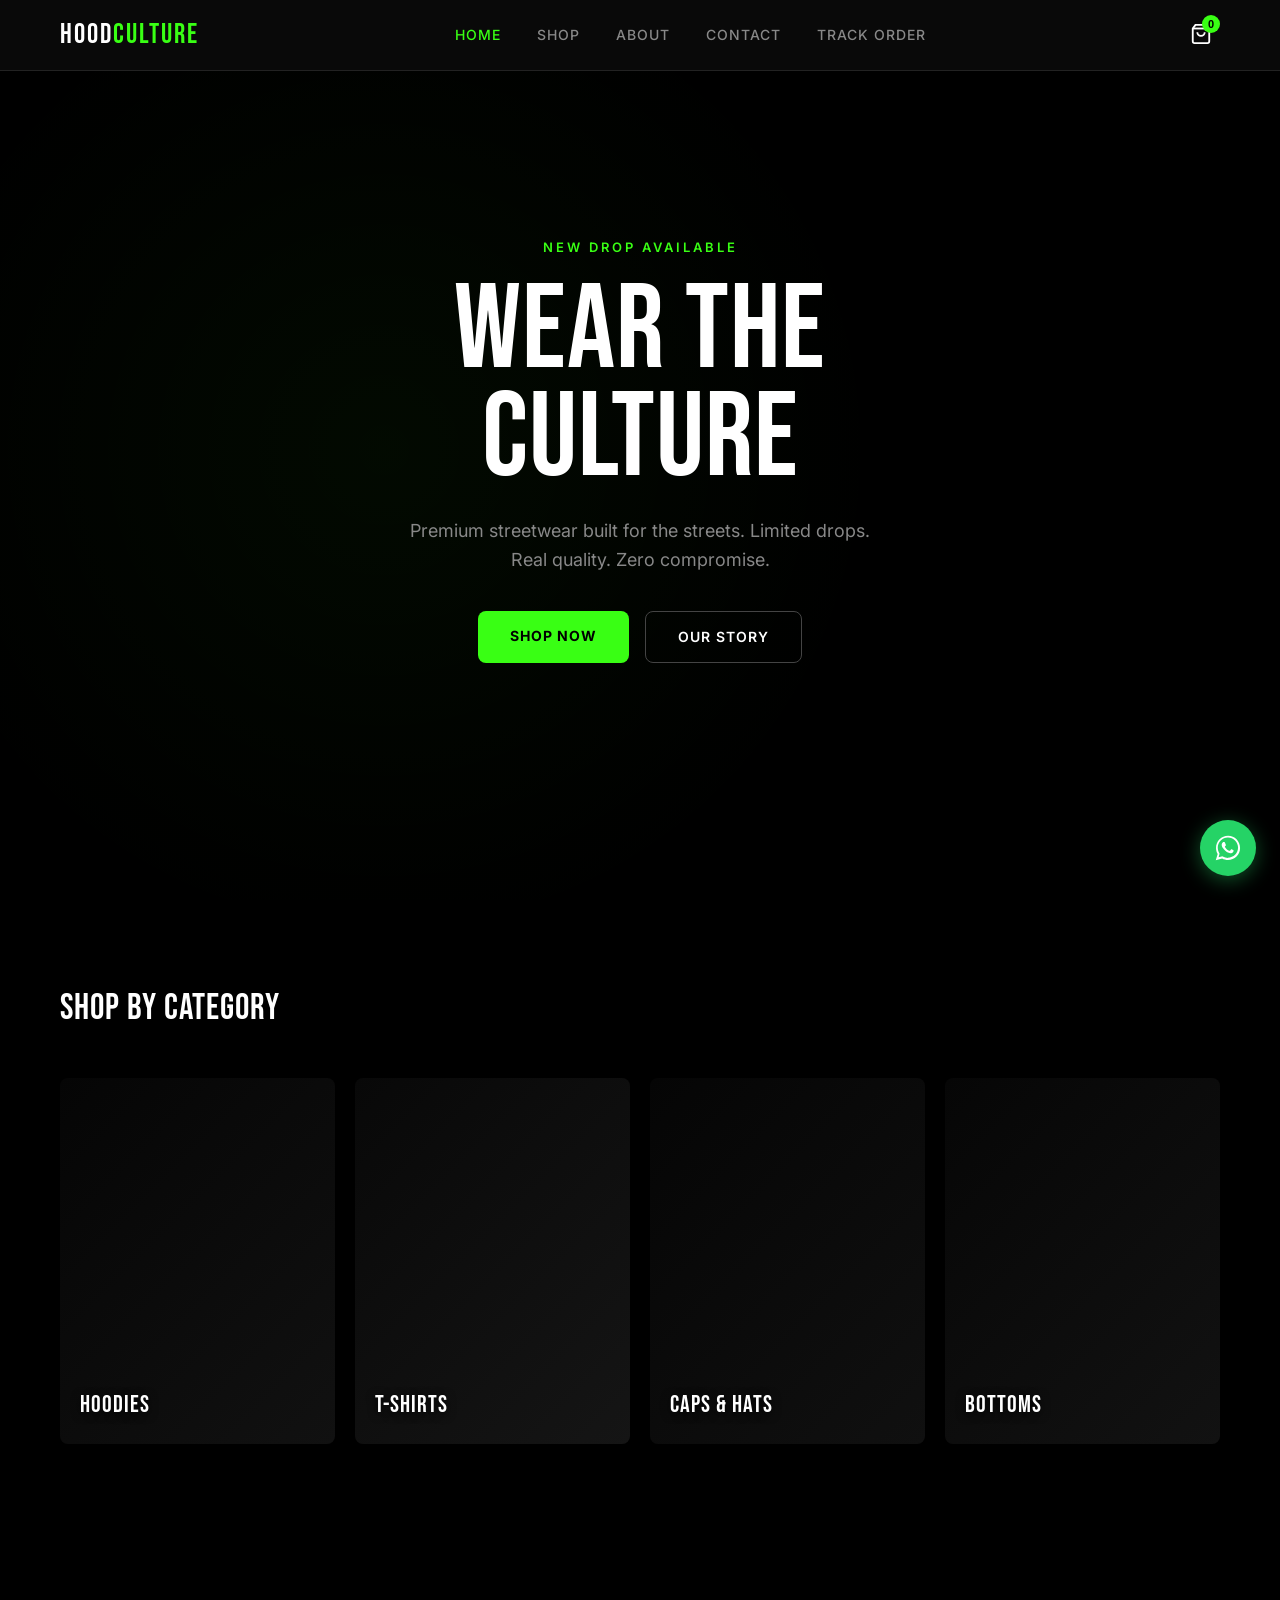
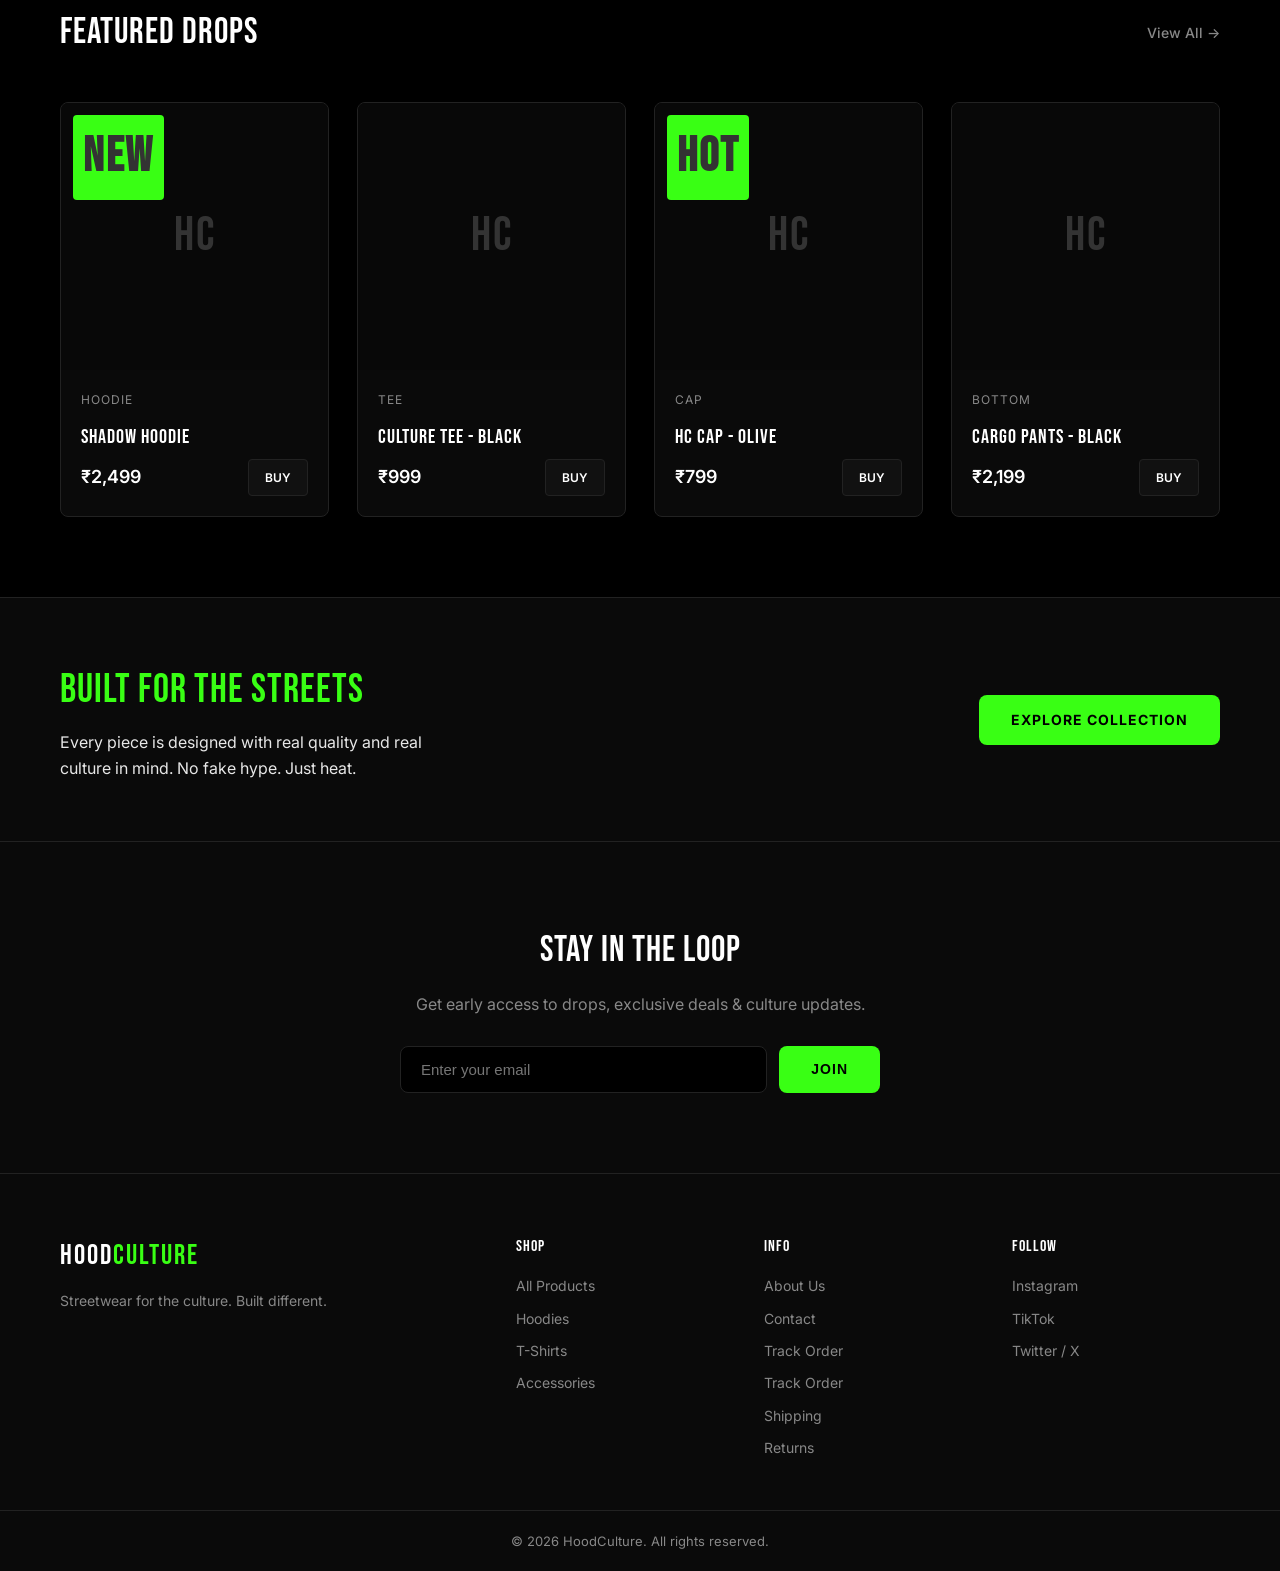
<file: index.html>
<!DOCTYPE html>
<html lang="en">
<head>
  <meta charset="UTF-8" />
  <meta name="viewport" content="width=device-width, initial-scale=1.0" />
  <title>HoodCulture | Streetwear for the Culture</title>
  <link rel="stylesheet" href="css/style.css" />
  <link rel="preconnect" href="https://fonts.googleapis.com">
  <link rel="preconnect" href="https://fonts.gstatic.com" crossorigin>
  <link href="https://fonts.googleapis.com/css2?family=Bebas+Neue&family=Inter:wght@300;400;500;600;700&display=swap" rel="stylesheet">
</head>
<body>
  <!-- Navbar -->
  <nav class="navbar">
    <div class="container nav-container">
      <a href="index.html" class="logo">HOOD<span>CULTURE</span></a>
                  <ul class="nav-links">
        <li><a href="index.html" class="active">Home</a></li>
        <li><a href="shop.html">Shop</a></li>
        <li><a href="about.html">About</a></li>
        <li><a href="contact.html">Contact</a></li>
        <li><a href="track-order.html">Track Order</a></li>
      </ul>
      <div class="nav-actions">
        <button class="cart-btn" id="cartBtn">
          <svg width="22" height="22" viewBox="0 0 24 24" fill="none" stroke="currentColor" stroke-width="2">
            <path d="M6 2L3 6v14a2 2 0 0 0 2 2h14a2 2 0 0 0 2-2V6l-3-4z"/>
            <line x1="3" y1="6" x2="21" y2="6"/>
            <path d="M16 10a4 4 0 0 1-8 0"/>
          </svg>
          <span class="cart-count" id="cartCount">0</span>
        </button>
        <button class="menu-toggle" id="menuToggle">
          <span></span><span></span><span></span>
        </button>
      </div>
    </div>
  </nav>

  <!-- Mobile Menu -->
    <div class="mobile-menu" id="mobileMenu">
    <a href="index.html">Home</a>
    <a href="https://mydukaan.io/hoodculture">Shop</a>
    <a href="about.html">About</a>
    <a href="contact.html">Contact</a>
    <a href="track-order.html">Track Order</a>
  </div>

  <!-- Hero Section -->
  <section class="hero">
    <div class="hero-content">
      <p class="hero-tag">NEW DROP AVAILABLE</p>
      <h1>WEAR THE<br>CULTURE</h1>
      <p class="hero-desc">Premium streetwear built for the streets. Limited drops. Real quality. Zero compromise.</p>
      <div class="hero-btns">
        <a href="https://mydukaan.io/hoodculture" class="btn btn-primary" target="_blank">Shop Now</a>
        <a href="about.html" class="btn btn-outline">Our Story</a>
      </div>
    </div>
    <div class="hero-overlay"></div>
  </section>

  <!-- Featured Categories -->
  <section class="categories">
    <div class="container">
      <div class="section-header">
        <h2>SHOP BY CATEGORY</h2>
      </div>
      <div class="category-grid">
        <a href="https://mydukaan.io/hoodculture" class="category-card">
          <div class="cat-img cat-hoodies"></div>
          <h3>Hoodies</h3>
        </a>
        <a href="https://mydukaan.io/hoodculture" class="category-card">
          <div class="cat-img cat-tees"></div>
          <h3>T-Shirts</h3>
        </a>
        <a href="https://mydukaan.io/hoodculture" class="category-card">
          <div class="cat-img cat-caps"></div>
          <h3>Caps & Hats</h3>
        </a>
        <a href="https://mydukaan.io/hoodculture" class="category-card">
          <div class="cat-img cat-bottoms"></div>
          <h3>Bottoms</h3>
        </a>
      </div>
    </div>
  </section>

  <!-- Featured Products -->
  <section class="featured">
    <div class="container">
      <div class="section-header">
        <h2>FEATURED DROPS</h2>
        <a href="https://mydukaan.io/hoodculture" class="view-all" target="_blank">View All →</a>
      </div>
      <div class="product-grid" id="featuredProducts">
        <!-- Products injected by JS -->
      </div>
    </div>
  </section>

  <!-- Banner -->
  <section class="banner">
    <div class="container banner-content">
      <div>
        <h2>BUILT FOR THE STREETS</h2>
        <p>Every piece is designed with real quality and real culture in mind. No fake hype. Just heat.</p>
      </div>
      <a href="https://mydukaan.io/hoodculture" class="btn btn-primary" target="_blank">Explore Collection</a>
    </div>
  </section>

  <!-- Newsletter -->
  <section class="newsletter">
    <div class="container">
      <h2>STAY IN THE LOOP</h2>
      <p>Get early access to drops, exclusive deals & culture updates.</p>
      <form class="newsletter-form" onsubmit="event.preventDefault(); alert('Thanks for joining the culture!');">
        <input type="email" placeholder="Enter your email" required />
        <button type="submit" class="btn btn-primary">Join</button>
      </form>
    </div>
  </section>

  <!-- Footer -->
  <footer class="footer">
    <div class="container footer-grid">
      <div class="footer-brand">
        <a href="index.html" class="logo">HOOD<span>CULTURE</span></a>
        <p>Streetwear for the culture. Built different.</p>
      </div>
      <div class="footer-links">
        <h4>Shop</h4>
        <a href="https://mydukaan.io/hoodculture">All Products</a>
        <a href="https://mydukaan.io/hoodculture">Hoodies</a>
        <a href="https://mydukaan.io/hoodculture">T-Shirts</a>
        <a href="https://mydukaan.io/hoodculture">Accessories</a>
      </div>
      <div class="footer-links">
        <h4>Info</h4>
        <a href="about.html">About Us</a>
        <a href="contact.html">Contact</a>
    <a href="track-order.html">Track Order</a>
        <a href="track-order.html">Track Order</a>
        <a href="#">Shipping</a>
        <a href="#">Returns</a>
      </div>
      <div class="footer-links">
        <h4>Follow</h4>
        <a href="#">Instagram</a>
        <a href="#">TikTok</a>
        <a href="#">Twitter / X</a>
      </div>
    </div>
    <div class="footer-bottom">
      <p>© 2026 HoodCulture. All rights reserved.</p>
    </div>
  </footer>

  <!-- Cart Sidebar -->
  <div class="cart-sidebar" id="cartSidebar">
    <div class="cart-header">
      <h3>Your Cart</h3>
      <button id="closeCart">×</button>
    </div>
    <div class="cart-items" id="cartItems">
      <p class="empty-cart">Your cart is empty</p>
    </div>
    <div class="cart-footer">
      <div class="cart-total">
        <span>Total:</span>
        <span id="cartTotal">₹0</span>
      </div>
      <a href="https://mydukaan.io/hoodculture" class="btn btn-primary" style="width:100%; text-align:center; display:block;" target="_blank">Buy on Store</a>
    </div>
  </div>
  <div class="overlay" id="overlay"></div>

  <script src="js/products.js"></script>
  <script src="js/main.js"></script>
</body>
</html>
</file>
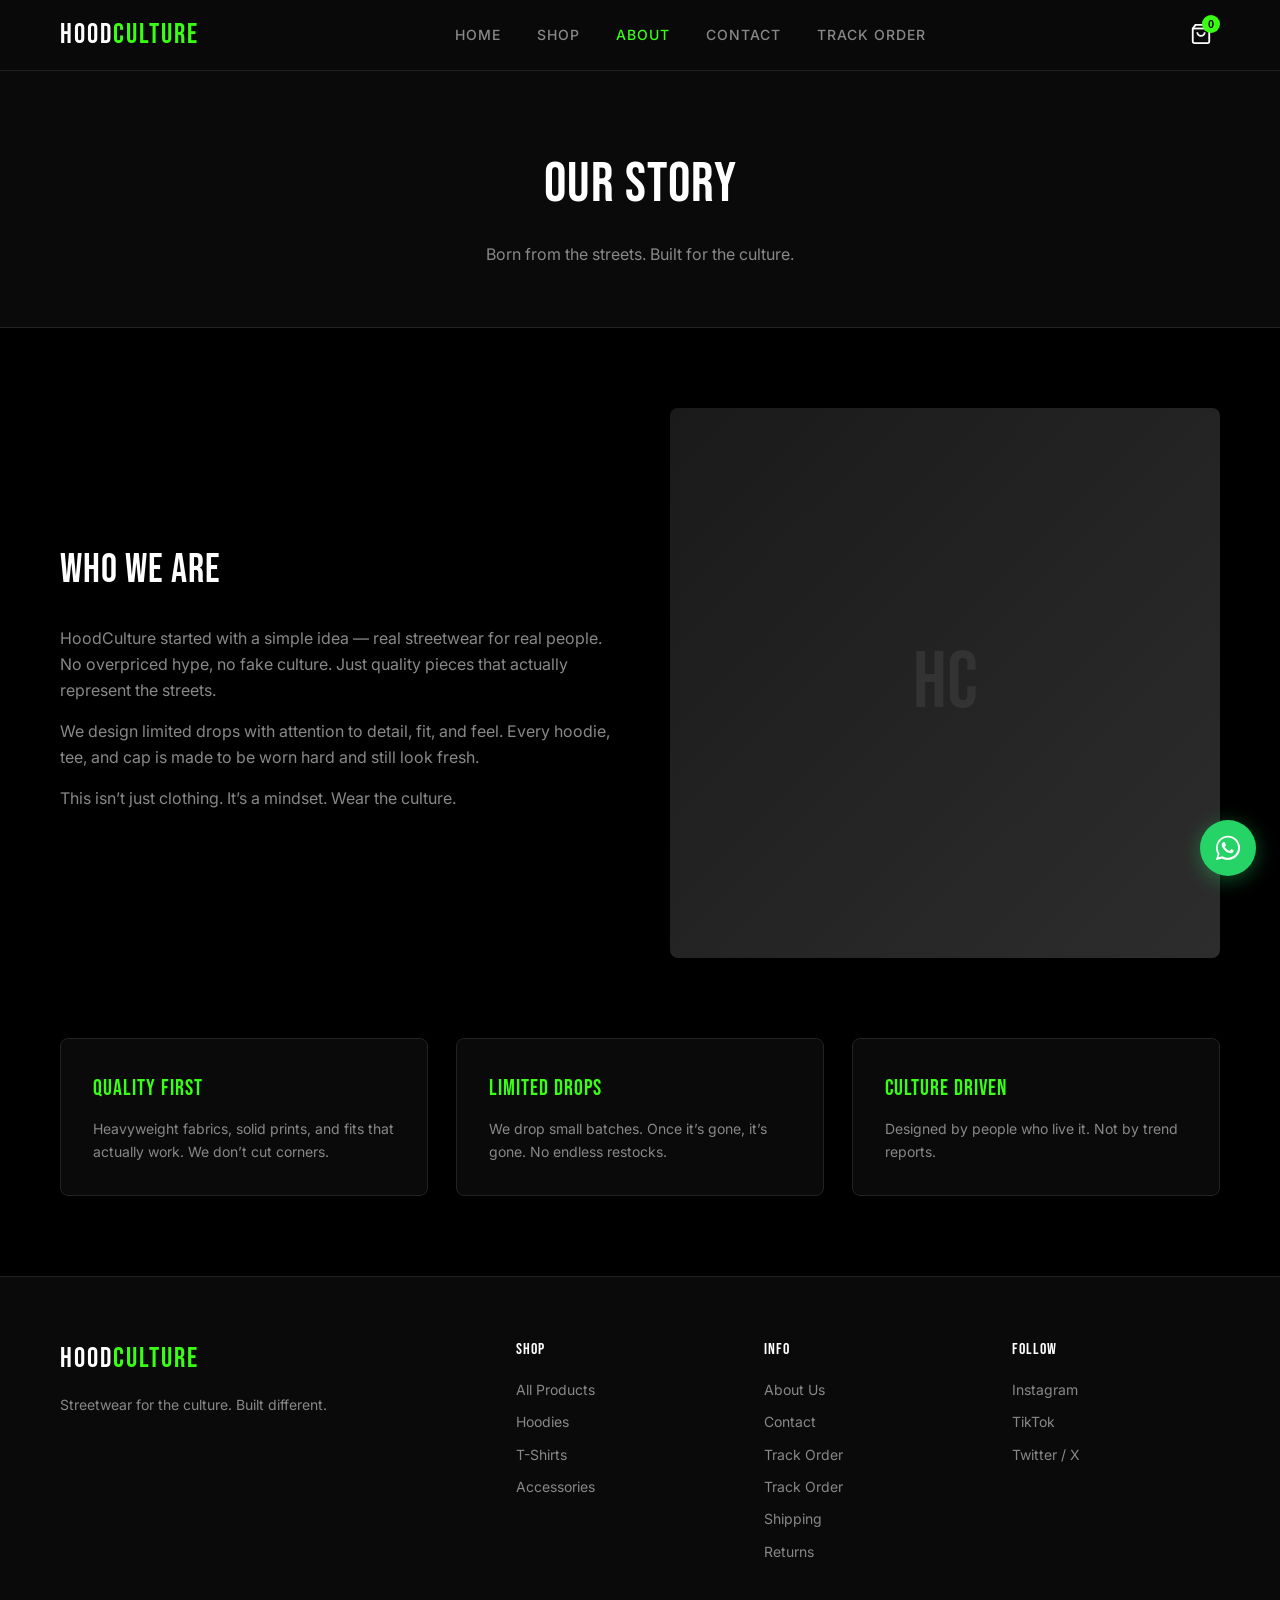
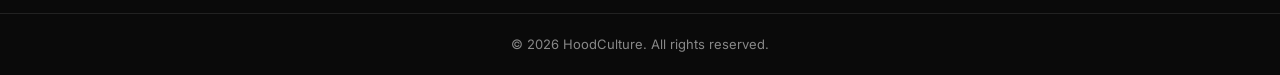
<file: hoodculture/about.html>
<!DOCTYPE html>
<html lang="en">
<head>
  <meta charset="UTF-8" />
  <meta name="viewport" content="width=device-width, initial-scale=1.0" />
  <title>About | HoodCulture</title>
  <link rel="stylesheet" href="css/style.css" />
  <link rel="preconnect" href="https://fonts.googleapis.com">
  <link rel="preconnect" href="https://fonts.gstatic.com" crossorigin>
  <link href="https://fonts.googleapis.com/css2?family=Bebas+Neue&family=Inter:wght@300;400;500;600;700&display=swap" rel="stylesheet">
</head>
<body>
  <nav class="navbar">
    <div class="container nav-container">
      <a href="index.html" class="logo">HOOD<span>CULTURE</span></a>
                  <ul class="nav-links">
        <li><a href="index.html">Home</a></li>
        <li><a href="shop.html">Shop</a></li>
        <li><a href="about.html" class="active">About</a></li>
        <li><a href="contact.html">Contact</a></li>
        <li><a href="track-order.html">Track Order</a></li>
      </ul>
      <div class="nav-actions">
        <button class="cart-btn" id="cartBtn">
          <svg width="22" height="22" viewBox="0 0 24 24" fill="none" stroke="currentColor" stroke-width="2">
            <path d="M6 2L3 6v14a2 2 0 0 0 2 2h14a2 2 0 0 0 2-2V6l-3-4z"/>
            <line x1="3" y1="6" x2="21" y2="6"/>
            <path d="M16 10a4 4 0 0 1-8 0"/>
          </svg>
          <span class="cart-count" id="cartCount">0</span>
        </button>
        <button class="menu-toggle" id="menuToggle">
          <span></span><span></span><span></span>
        </button>
      </div>
    </div>
  </nav>

      <div class="mobile-menu" id="mobileMenu">
    <a href="index.html">Home</a>
    <a href="shop.html">Shop</a>
    <a href="about.html">About</a>
    <a href="contact.html">Contact</a>
    <a href="track-order.html">Track Order</a>
  </div>

  <section class="page-header">
    <div class="container">
      <h1>OUR STORY</h1>
      <p>Born from the streets. Built for the culture.</p>
    </div>
  </section>

  <section class="about-content">
    <div class="container">
      <div class="about-grid">
        <div class="about-text">
          <h2>WHO WE ARE</h2>
          <p>HoodCulture started with a simple idea — real streetwear for real people. No overpriced hype, no fake culture. Just quality pieces that actually represent the streets.</p>
          <p>We design limited drops with attention to detail, fit, and feel. Every hoodie, tee, and cap is made to be worn hard and still look fresh.</p>
          <p>This isn’t just clothing. It’s a mindset. Wear the culture.</p>
        </div>
        <div class="about-image">
          <div class="about-img-placeholder"></div>
        </div>
      </div>

      <div class="values">
        <div class="value-card">
          <h3>QUALITY FIRST</h3>
          <p>Heavyweight fabrics, solid prints, and fits that actually work. We don’t cut corners.</p>
        </div>
        <div class="value-card">
          <h3>LIMITED DROPS</h3>
          <p>We drop small batches. Once it’s gone, it’s gone. No endless restocks.</p>
        </div>
        <div class="value-card">
          <h3>CULTURE DRIVEN</h3>
          <p>Designed by people who live it. Not by trend reports.</p>
        </div>
      </div>
    </div>
  </section>

  <footer class="footer">
    <div class="container footer-grid">
      <div class="footer-brand">
        <a href="index.html" class="logo">HOOD<span>CULTURE</span></a>
        <p>Streetwear for the culture. Built different.</p>
      </div>
      <div class="footer-links">
        <h4>Shop</h4>
        <a href="https://mydukaan.io/hoodculture">All Products</a>
        <a href="https://mydukaan.io/hoodculture">Hoodies</a>
        <a href="https://mydukaan.io/hoodculture">T-Shirts</a>
        <a href="https://mydukaan.io/hoodculture">Accessories</a>
      </div>
      <div class="footer-links">
        <h4>Info</h4>
        <a href="about.html">About Us</a>
        <a href="contact.html">Contact</a>
    <a href="track-order.html">Track Order</a>
        <a href="track-order.html">Track Order</a>
        <a href="#">Shipping</a>
        <a href="#">Returns</a>
      </div>
      <div class="footer-links">
        <h4>Follow</h4>
        <a href="#">Instagram</a>
        <a href="#">TikTok</a>
        <a href="#">Twitter / X</a>
      </div>
    </div>
    <div class="footer-bottom">
      <p>© 2026 HoodCulture. All rights reserved.</p>
    </div>
  </footer>

  <div class="cart-sidebar" id="cartSidebar">
    <div class="cart-header">
      <h3>Your Cart</h3>
      <button id="closeCart">×</button>
    </div>
    <div class="cart-items" id="cartItems">
      <p class="empty-cart">Your cart is empty</p>
    </div>
    <div class="cart-footer">
      <div class="cart-total">
        <span>Total:</span>
        <span id="cartTotal">₹0</span>
      </div>
      <a href="https://mydukaan.io/hoodculture" class="btn btn-primary" style="width:100%; text-align:center; display:block;" target="_blank">Buy on Store</a>
    </div>
  </div>
  <div class="overlay" id="overlay"></div>

  <script src="js/products.js"></script>
  <script src="js/main.js"></script>
</body>
</html>
</file>
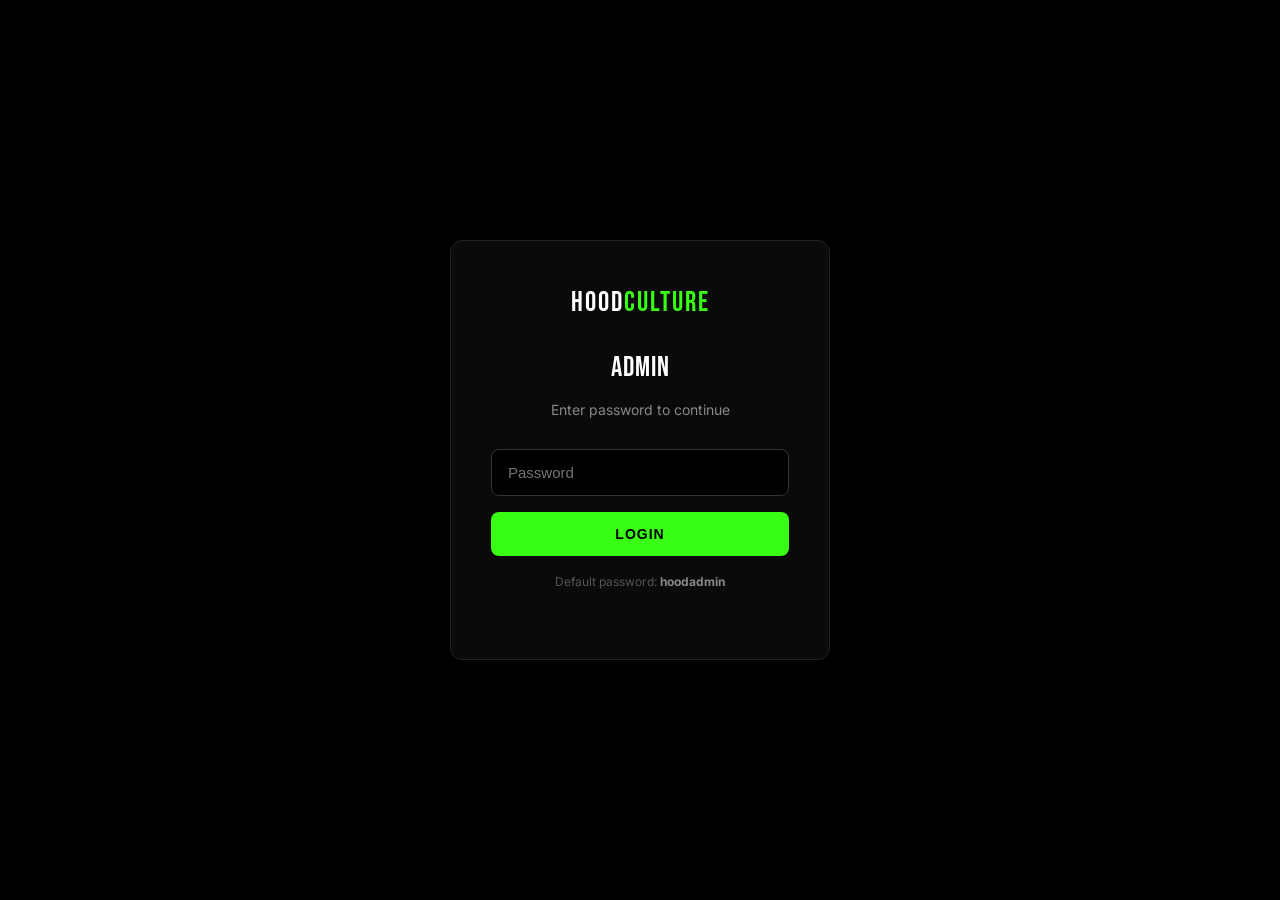
<file: hoodculture/admin.html>
<!DOCTYPE html>
<html lang="en">
<head>
  <meta charset="UTF-8" />
  <meta name="viewport" content="width=device-width, initial-scale=1.0" />
  <title>Admin | HoodCulture</title>
  <link rel="stylesheet" href="css/style.css" />
  <link rel="preconnect" href="https://fonts.googleapis.com">
  <link rel="preconnect" href="https://fonts.gstatic.com" crossorigin>
  <link href="https://fonts.googleapis.com/css2?family=Bebas+Neue&family=Inter:wght@300;400;500;600;700&display=swap" rel="stylesheet">
  <style>
    .admin-login {
      min-height: 100vh;
      display: flex;
      align-items: center;
      justify-content: center;
      background: #000;
    }
    .login-box {
      background: #0a0a0a;
      border: 1px solid #222;
      border-radius: 12px;
      padding: 40px;
      width: 100%;
      max-width: 380px;
      text-align: center;
    }
    .login-box h1 {
      font-size: 28px;
      margin-bottom: 8px;
    }
    .login-box p {
      color: #888;
      font-size: 14px;
      margin-bottom: 28px;
    }
    .login-box input {
      width: 100%;
      padding: 14px 16px;
      background: #000;
      border: 1px solid #333;
      border-radius: 8px;
      color: white;
      font-size: 15px;
      margin-bottom: 16px;
      outline: none;
    }
    .login-box input:focus { border-color: #39ff14; }
    .admin-wrap { display: none; min-height: 100vh; }
    .admin-wrap.active { display: block; }
    .admin-nav {
      background: #0a0a0a;
      border-bottom: 1px solid #222;
      padding: 0 20px;
      display: flex;
      align-items: center;
      justify-content: space-between;
      height: 60px;
      position: sticky;
      top: 0;
      z-index: 100;
    }
    .admin-nav .logo { font-size: 22px; }
    .admin-tabs {
      display: flex;
      gap: 8px;
    }
    .admin-tab {
      background: none;
      border: none;
      color: #888;
      padding: 8px 16px;
      font-size: 13px;
      font-weight: 600;
      text-transform: uppercase;
      cursor: pointer;
      border-radius: 6px;
      transition: all 0.2s;
    }
    .admin-tab:hover, .admin-tab.active {
      background: #111;
      color: #39ff14;
    }
    .admin-body {
      max-width: 1100px;
      margin: 0 auto;
      padding: 30px 20px 60px;
    }
    .admin-section { display: none; }
    .admin-section.active { display: block; }
    .admin-section h2 {
      font-size: 28px;
      margin-bottom: 24px;
      color: #39ff14;
    }
    .stats-grid {
      display: grid;
      grid-template-columns: repeat(auto-fit, minmax(180px, 1fr));
      gap: 16px;
      margin-bottom: 36px;
    }
    .stat-card {
      background: #0a0a0a;
      border: 1px solid #222;
      border-radius: 10px;
      padding: 20px;
    }
    .stat-card span {
      font-size: 12px;
      color: #888;
      text-transform: uppercase;
      letter-spacing: 1px;
    }
    .stat-card strong {
      display: block;
      font-size: 28px;
      margin-top: 6px;
      font-family: 'Bebas Neue', sans-serif;
    }
    .admin-table {
      width: 100%;
      border-collapse: collapse;
      font-size: 14px;
    }
    .admin-table th {
      text-align: left;
      padding: 12px;
      border-bottom: 1px solid #222;
      color: #888;
      font-size: 12px;
      text-transform: uppercase;
      letter-spacing: 1px;
    }
    .admin-table td {
      padding: 14px 12px;
      border-bottom: 1px solid #1a1a1a;
      vertical-align: middle;
    }
    .admin-table tr:hover td { background: #0a0a0a; }
    .badge-sm {
      display: inline-block;
      padding: 3px 10px;
      border-radius: 20px;
      font-size: 11px;
      font-weight: 700;
      text-transform: uppercase;
    }
    .badge-confirmed { background: #39ff14; color: #000; }
    .badge-shipped { background: #00c4cc; color: #000; }
    .badge-delivered { background: #39ff14; color: #000; }
    .badge-ofd { background: #ff6b00; color: #fff; }
    .action-btns { display: flex; gap: 8px; flex-wrap: wrap; }
    .btn-sm {
      padding: 6px 12px;
      font-size: 12px;
      font-weight: 600;
      border-radius: 5px;
      border: 1px solid #333;
      background: #111;
      color: white;
      cursor: pointer;
      transition: all 0.2s;
    }
    .btn-sm:hover { border-color: #39ff14; color: #39ff14; }
    .btn-sm.danger:hover { border-color: #ff4444; color: #ff4444; }
    .btn-sm.primary {
      background: #39ff14;
      color: #000;
      border-color: #39ff14;
    }
    .form-card {
      background: #0a0a0a;
      border: 1px solid #222;
      border-radius: 10px;
      padding: 24px;
      margin-bottom: 24px;
    }
    .form-card h3 {
      font-size: 18px;
      margin-bottom: 20px;
    }
    .form-grid {
      display: grid;
      grid-template-columns: 1fr 1fr;
      gap: 16px;
    }
    .form-grid .full { grid-column: 1 / -1; }
    .form-card label {
      display: block;
      font-size: 12px;
      color: #888;
      text-transform: uppercase;
      letter-spacing: 1px;
      margin-bottom: 6px;
    }
    .form-card input,
    .form-card select,
    .form-card textarea {
      width: 100%;
      padding: 12px 14px;
      background: #000;
      border: 1px solid #333;
      border-radius: 6px;
      color: white;
      font-size: 14px;
      font-family: inherit;
      outline: none;
      margin-bottom: 4px;
    }
    .form-card input:focus,
    .form-card select:focus,
    .form-card textarea:focus { border-color: #39ff14; }
    .empty-state {
      text-align: center;
      padding: 40px;
      color: #666;
    }
    .logout-btn {
      background: none;
      border: 1px solid #333;
      color: #888;
      padding: 6px 14px;
      font-size: 12px;
      border-radius: 5px;
      cursor: pointer;
    }
    .logout-btn:hover { border-color: #ff4444; color: #ff4444; }
    @media (max-width: 700px) {
      .form-grid { grid-template-columns: 1fr; }
      .admin-tabs { overflow-x: auto; }
      .admin-table { font-size: 12px; }
    }
  </style>
</head>
<body>
  <!-- LOGIN -->
  <div class="admin-login" id="loginScreen">
    <div class="login-box">
      <a href="index.html" class="logo" style="display:inline-block;margin-bottom:20px;">HOOD<span>CULTURE</span></a>
      <h1>ADMIN</h1>
      <p>Enter password to continue</p>
      <input type="password" id="adminPass" placeholder="Password" />
      <button class="btn btn-primary" style="width:100%;" onclick="tryLogin()">Login</button>
      <p style="margin-top:16px;font-size:12px;color:#555;">Default password: <strong style="color:#888;">hoodadmin</strong></p>
    </div>
  </div>

  <!-- ADMIN PANEL -->
  <div class="admin-wrap" id="adminPanel">
    <div class="admin-nav">
      <a href="index.html" class="logo">HOOD<span>CULTURE</span> <span style="font-size:12px;color:#666;font-family:Inter,sans-serif;letter-spacing:0;">Admin</span></a>
      <div class="admin-tabs">
        <button class="admin-tab active" data-tab="dashboard">Dashboard</button>
        <button class="admin-tab" data-tab="orders">Orders</button>
        <button class="admin-tab" data-tab="products">Products</button>
        <button class="admin-tab" data-tab="settings">Settings</button>
      </div>
      <button class="logout-btn" onclick="logout()">Logout</button>
    </div>

    <div class="admin-body">
      <!-- DASHBOARD -->
      <div class="admin-section active" id="tab-dashboard">
        <h2>Dashboard</h2>
        <div class="stats-grid">
          <div class="stat-card">
            <span>Total Orders</span>
            <strong id="statOrders">0</strong>
          </div>
          <div class="stat-card">
            <span>Revenue</span>
            <strong id="statRevenue">₹0</strong>
          </div>
          <div class="stat-card">
            <span>Products</span>
            <strong id="statProducts">0</strong>
          </div>
          <div class="stat-card">
            <span>Pending</span>
            <strong id="statPending">0</strong>
          </div>
        </div>
        <div class="form-card">
          <h3>Recent Orders</h3>
          <div id="recentOrdersList"></div>
        </div>
      </div>

      <!-- ORDERS -->
      <div class="admin-section" id="tab-orders">
        <h2>All Orders</h2>
        <div class="form-card">
          <div id="allOrdersList"></div>
        </div>
      </div>

      <!-- PRODUCTS -->
      <div class="admin-section" id="tab-products">
        <h2>Products</h2>
        
        <div class="form-card">
          <h3 id="productFormTitle">Add New Product</h3>
          <input type="hidden" id="editProductId" value="" />
          <div class="form-grid">
            <div>
              <label>Name</label>
              <input type="text" id="pName" placeholder="Product name" />
            </div>
            <div>
              <label>Image URL</label>
              <input type="text" id="pImage" placeholder="https://... or images/photo.jpg" />
            </div>
            <div>
              <label>Category</label>
              <select id="pCategory">
                <option value="hoodie">Hoodie</option>
                <option value="tee">T-Shirt</option>
                <option value="cap">Cap</option>
                <option value="bottom">Bottom</option>
              </select>
            </div>
            <div>
              <label>Price (₹)</label>
              <input type="number" id="pPrice" placeholder="2499" />
            </div>
            <div>
              <label>Badge (optional)</label>
              <input type="text" id="pBadge" placeholder="New / Hot / Sale" />
            </div>
            <div>
              <label>Sizes (comma separated)</label>
              <input type="text" id="pSizes" placeholder="S, M, L, XL, XXL" />
            </div>
            <div>
              <label>Featured?</label>
              <select id="pFeatured">
                <option value="false">No</option>
                <option value="true">Yes</option>
              </select>
            </div>
            <div class="full">
              <label>Description</label>
              <textarea id="pDesc" rows="3" placeholder="Product description..."></textarea>
            </div>
          </div>
          <div style="margin-top:16px;display:flex;gap:10px;">
            <button class="btn btn-primary" onclick="saveProduct()">Save Product</button>
            <button class="btn-sm" onclick="resetProductForm()" id="cancelEditBtn" style="display:none;">Cancel Edit</button>
          </div>
        </div>

        <div class="form-card">
          <h3>All Products</h3>
          <div id="productsList"></div>
        </div>
      </div>

      <!-- SETTINGS -->
      <div class="admin-section" id="tab-settings">
        <h2>Settings</h2>
        <div class="form-card">
          <h3>Business Settings</h3>
          <div class="form-grid">
            <div>
              <label>Business Name</label>
              <input type="text" id="sBusinessName" placeholder="HoodCulture" />
            </div>
            <div>
              <label>WhatsApp Number (with country code)</label>
              <input type="text" id="sWhatsapp" placeholder="919876543210" />
            </div>
            <div>
              <label>UPI ID</label>
              <input type="text" id="sUpi" placeholder="yourname@upi" />
            </div>
            <div>
              <label>Shipping Charge (₹)</label>
              <input type="number" id="sShipping" placeholder="99" />
            </div>
            <div>
              <label>Admin Password</label>
              <input type="text" id="sPassword" placeholder="hoodadmin" />
            </div>
            <div>
              <label>Contact Email</label>
              <input type="email" id="sEmail" placeholder="hello@hoodculture.in" />
            </div>
          </div>
          <div style="margin-top:16px;">
            <button class="btn btn-primary" onclick="saveSettings()">Save Settings</button>
          </div>
        </div>

        <div class="form-card">
          <h3>Data</h3>
          <p style="color:#888;font-size:13px;margin-bottom:16px;">Export your products & orders as backup, or import them on another device.</p>
          <div style="display:flex;gap:10px;flex-wrap:wrap;">
            <button class="btn-sm primary" onclick="exportData()">Export All Data</button>
            <button class="btn-sm" onclick="document.getElementById('importFile').click()">Import Data</button>
            <input type="file" id="importFile" accept=".json" style="display:none;" onchange="importData(event)" />
            <button class="btn-sm danger" onclick="clearOrders()">Clear All Orders</button>
          </div>
        </div>

        <div class="form-card">
          <h3>Important Note</h3>
          <p style="color:#888;font-size:13px;line-height:1.7;">
            This admin panel stores data in <strong style="color:#ccc;">your browser only</strong> (localStorage).<br>
            • Orders appear here only if customers ordered from <strong>this same browser/device</strong>.<br>
            • For real multi-device order tracking, connect WhatsApp or upgrade to a real store platform later.<br>
            • Always <strong>Export</strong> your data as backup.
          </p>
        </div>
      </div>
    </div>
  </div>

  <script src="js/products.js"></script>
  <script src="js/admin.js"></script>
</body>
</html>
</file>
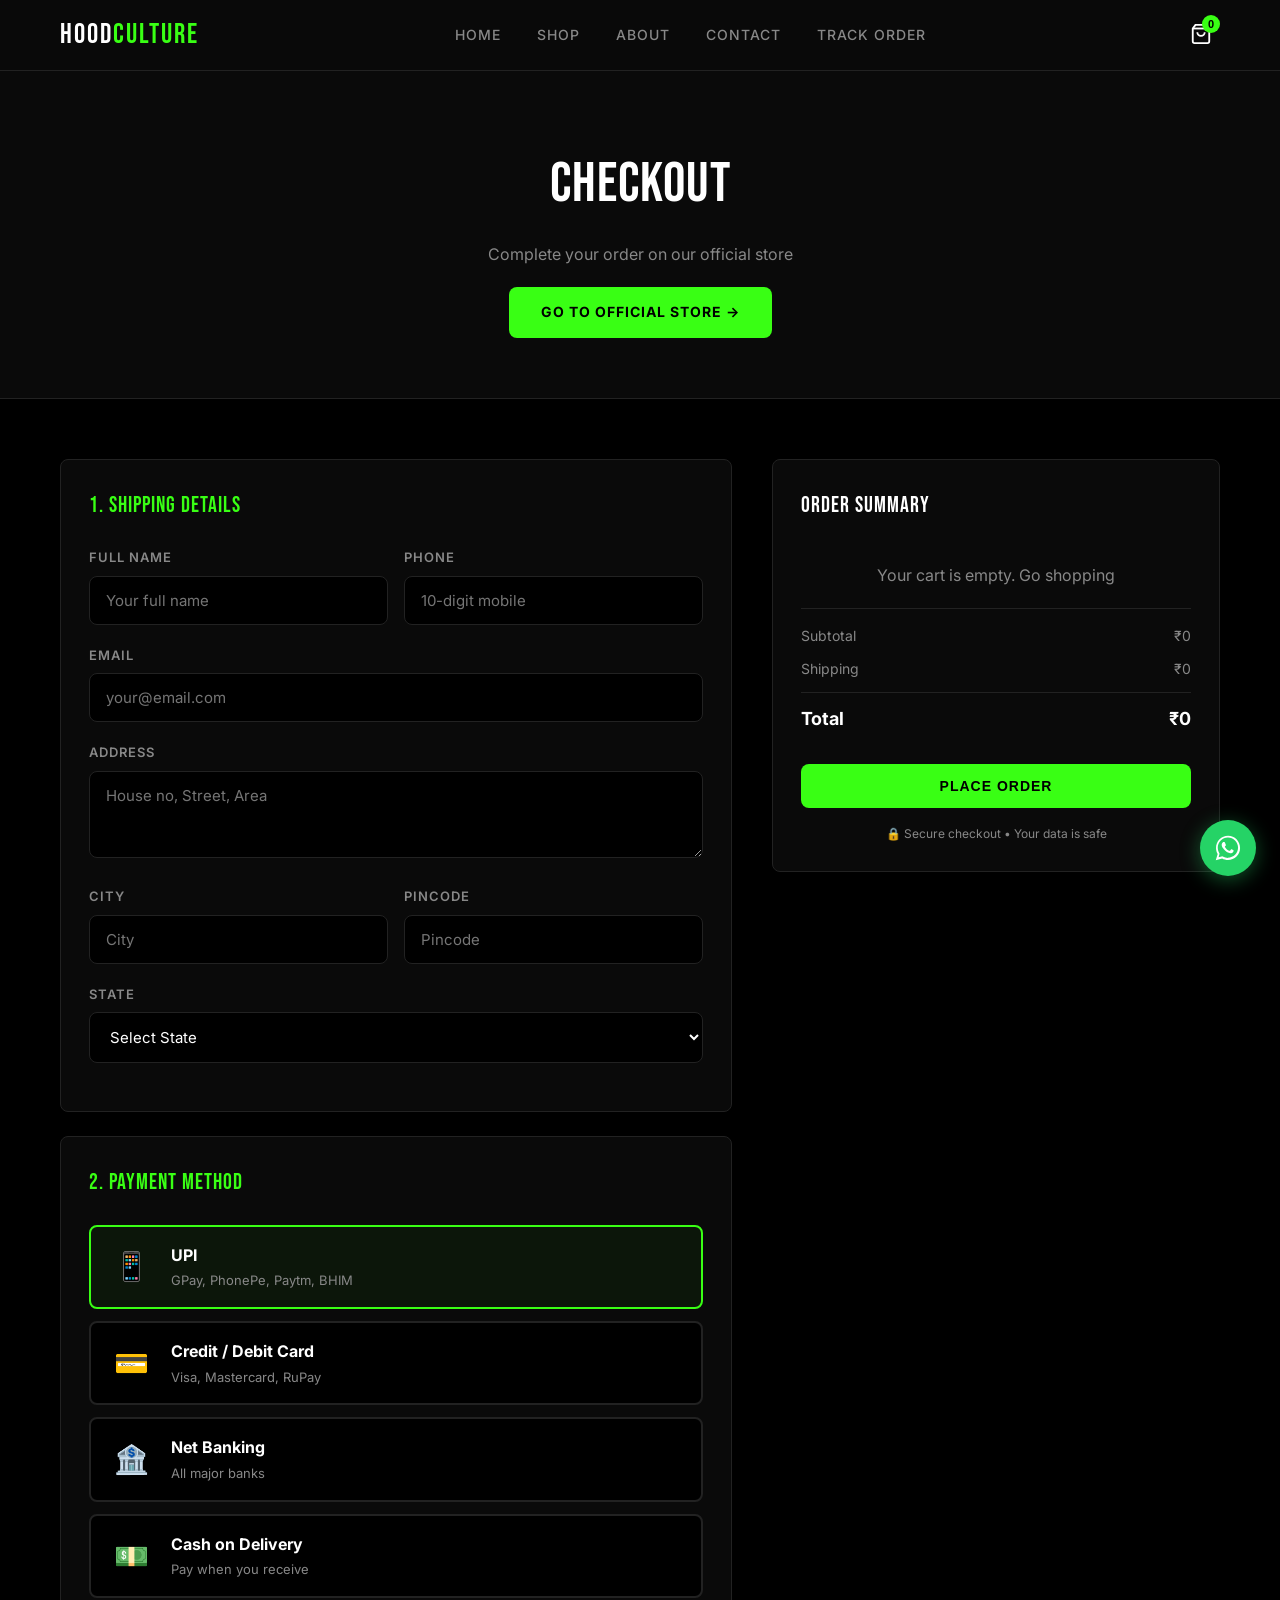
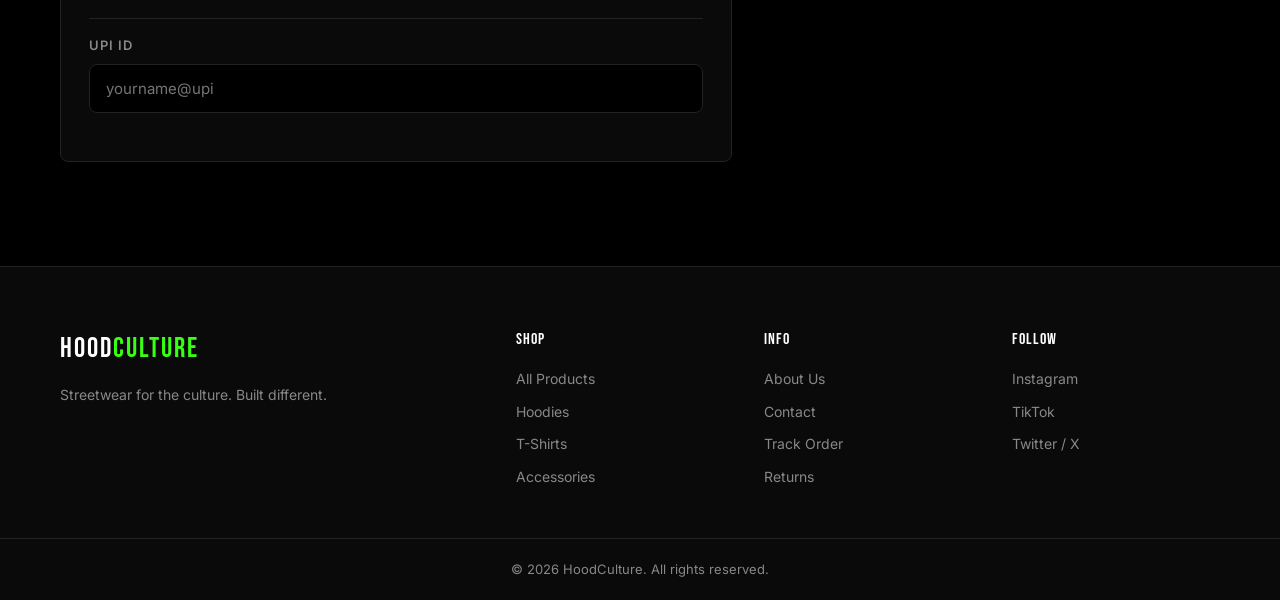
<file: hoodculture/checkout.html>
<!DOCTYPE html>
<html lang="en">
<head>
  <meta charset="UTF-8" />
  <meta name="viewport" content="width=device-width, initial-scale=1.0" />
  <title>Checkout | HoodCulture</title>
  <link rel="stylesheet" href="css/style.css" />
  <link rel="preconnect" href="https://fonts.googleapis.com">
  <link rel="preconnect" href="https://fonts.gstatic.com" crossorigin>
  <link href="https://fonts.googleapis.com/css2?family=Bebas+Neue&family=Inter:wght@300;400;500;600;700&display=swap" rel="stylesheet">
</head>
<body>
  <nav class="navbar">
    <div class="container nav-container">
      <a href="index.html" class="logo">HOOD<span>CULTURE</span></a>
            <ul class="nav-links">
        <li><a href="index.html">Home</a></li>
        <li><a href="shop.html">Shop</a></li>
        <li><a href="about.html">About</a></li>
        <li><a href="contact.html">Contact</a></li>
        <li><a href="track-order.html">Track Order</a></li>
      </ul>
      <div class="nav-actions">
        <button class="cart-btn" id="cartBtn">
          <svg width="22" height="22" viewBox="0 0 24 24" fill="none" stroke="currentColor" stroke-width="2">
            <path d="M6 2L3 6v14a2 2 0 0 0 2 2h14a2 2 0 0 0 2-2V6l-3-4z"/>
            <line x1="3" y1="6" x2="21" y2="6"/>
            <path d="M16 10a4 4 0 0 1-8 0"/>
          </svg>
          <span class="cart-count" id="cartCount">0</span>
        </button>
        <button class="menu-toggle" id="menuToggle">
          <span></span><span></span><span></span>
        </button>
      </div>
    </div>
  </nav>

    <div class="mobile-menu" id="mobileMenu">
    <a href="index.html">Home</a>
    <a href="shop.html">Shop</a>
    <a href="about.html">About</a>
    <a href="contact.html">Contact</a>
    <a href="track-order.html">Track Order</a>
  </div>

  <section class="page-header">
    <div class="container">
      <h1>CHECKOUT</h1>
      <p>Complete your order on our official store</p>
      <a href="https://mydukaan.io/hoodculture" target="_blank" class="btn btn-primary" style="margin-top:20px;">Go to Official Store →</a>
    </div>
  </section>

  <section class="checkout-section">
    <div class="container">
      <div class="checkout-grid">
        <!-- Left: Form -->
        <div class="checkout-form-area">
          <!-- Shipping Details -->
          <div class="checkout-block">
            <h2>1. Shipping Details</h2>
            <div class="form-row">
              <div class="form-group">
                <label>Full Name</label>
                <input type="text" id="shipName" required placeholder="Your full name" />
              </div>
              <div class="form-group">
                <label>Phone</label>
                <input type="tel" id="shipPhone" required placeholder="10-digit mobile" />
              </div>
            </div>
            <div class="form-group">
              <label>Email</label>
              <input type="email" id="shipEmail" required placeholder="your@email.com" />
            </div>
            <div class="form-group">
              <label>Address</label>
              <textarea id="shipAddress" rows="3" required placeholder="House no, Street, Area"></textarea>
            </div>
            <div class="form-row">
              <div class="form-group">
                <label>City</label>
                <input type="text" id="shipCity" required placeholder="City" />
              </div>
              <div class="form-group">
                <label>Pincode</label>
                <input type="text" id="shipPincode" required placeholder="Pincode" />
              </div>
            </div>
            <div class="form-group">
              <label>State</label>
              <select id="shipState" required>
                <option value="">Select State</option>
                <option value="Punjab">Punjab</option>
                <option value="Delhi">Delhi</option>
                <option value="Maharashtra">Maharashtra</option>
                <option value="Karnataka">Karnataka</option>
                <option value="Haryana">Haryana</option>
                <option value="Rajasthan">Rajasthan</option>
                <option value="Uttar Pradesh">Uttar Pradesh</option>
                <option value="Gujarat">Gujarat</option>
                <option value="Other">Other</option>
              </select>
            </div>
          </div>

          <!-- Payment Method -->
          <div class="checkout-block">
            <h2>2. Payment Method</h2>
            
            <div class="payment-options">
              <!-- UPI -->
              <label class="payment-option">
                <input type="radio" name="payment" value="upi" checked />
                <div class="payment-card">
                  <div class="payment-icon">📱</div>
                  <div>
                    <strong>UPI</strong>
                    <p>GPay, PhonePe, Paytm, BHIM</p>
                  </div>
                </div>
              </label>

              <!-- Card -->
              <label class="payment-option">
                <input type="radio" name="payment" value="card" />
                <div class="payment-card">
                  <div class="payment-icon">💳</div>
                  <div>
                    <strong>Credit / Debit Card</strong>
                    <p>Visa, Mastercard, RuPay</p>
                  </div>
                </div>
              </label>

              <!-- Net Banking / Online -->
              <label class="payment-option">
                <input type="radio" name="payment" value="netbanking" />
                <div class="payment-card">
                  <div class="payment-icon">🏦</div>
                  <div>
                    <strong>Net Banking</strong>
                    <p>All major banks</p>
                  </div>
                </div>
              </label>

              <!-- COD -->
              <label class="payment-option">
                <input type="radio" name="payment" value="cod" />
                <div class="payment-card">
                  <div class="payment-icon">💵</div>
                  <div>
                    <strong>Cash on Delivery</strong>
                    <p>Pay when you receive</p>
                  </div>
                </div>
              </label>
            </div>

            <!-- UPI Details (shown when UPI selected) -->
            <div class="payment-details" id="upiDetails">
              <div class="form-group">
                <label>UPI ID</label>
                <input type="text" id="upiId" placeholder="yourname@upi" />
              </div>
            </div>

            <!-- Card Details (shown when Card selected) -->
            <div class="payment-details" id="cardDetails" style="display:none;">
              <div class="form-group">
                <label>Card Number</label>
                <input type="text" id="cardNumber" placeholder="XXXX XXXX XXXX XXXX" maxlength="19" />
              </div>
              <div class="form-row">
                <div class="form-group">
                  <label>Expiry</label>
                  <input type="text" id="cardExpiry" placeholder="MM/YY" maxlength="5" />
                </div>
                <div class="form-group">
                  <label>CVV</label>
                  <input type="password" id="cardCvv" placeholder="XXX" maxlength="3" />
                </div>
              </div>
              <div class="form-group">
                <label>Name on Card</label>
                <input type="text" id="cardName" placeholder="Name as on card" />
              </div>
            </div>

            <!-- Net Banking (shown when selected) -->
            <div class="payment-details" id="netbankingDetails" style="display:none;">
              <div class="form-group">
                <label>Select Bank</label>
                <select id="bankSelect">
                  <option value="">Choose your bank</option>
                  <option>State Bank of India</option>
                  <option>HDFC Bank</option>
                  <option>ICICI Bank</option>
                  <option>Axis Bank</option>
                  <option>Kotak Mahindra</option>
                  <option>Punjab National Bank</option>
                  <option>Other Bank</option>
                </select>
              </div>
            </div>
          </div>
        </div>

        <!-- Right: Order Summary -->
        <div class="order-summary">
          <h2>Order Summary</h2>
          <div id="checkoutItems">
            <p class="empty-cart">Your cart is empty</p>
          </div>
          <div class="summary-totals">
            <div class="summary-row">
              <span>Subtotal</span>
              <span id="summarySubtotal">₹0</span>
            </div>
            <div class="summary-row">
              <span>Shipping</span>
              <span id="summaryShipping">₹99</span>
            </div>
            <div class="summary-row total">
              <span>Total</span>
              <span id="summaryTotal">₹0</span>
            </div>
          </div>
          <button class="btn btn-primary" style="width:100%; margin-top:20px;" id="placeOrderBtn">
            Place Order
          </button>
          <p class="secure-note">🔒 Secure checkout • Your data is safe</p>
        </div>
      </div>
    </div>
  </section>

  <!-- Order Success Modal -->
  <div class="modal" id="successModal">
    <div class="modal-content">
      <div class="success-icon">✓</div>
      <h2>Order Placed!</h2>
      <p>Your order has been successfully placed.</p>
      <div class="order-id-box">
        <span>Order ID</span>
        <strong id="generatedOrderId">HC-XXXXXX</strong>
      </div>
      <p class="track-note">You can track your order anytime using this ID.</p>
      <div class="modal-btns">
        <a href="track-order.html" class="btn btn-primary">Track Order</a>
        <a href="https://mydukaan.io/hoodculture" class="btn btn-outline">Continue Shopping</a>
      </div>
    </div>
  </div>

  <footer class="footer">
    <div class="container footer-grid">
      <div class="footer-brand">
        <a href="index.html" class="logo">HOOD<span>CULTURE</span></a>
        <p>Streetwear for the culture. Built different.</p>
      </div>
      <div class="footer-links">
        <h4>Shop</h4>
        <a href="https://mydukaan.io/hoodculture">All Products</a>
        <a href="https://mydukaan.io/hoodculture">Hoodies</a>
        <a href="https://mydukaan.io/hoodculture">T-Shirts</a>
        <a href="https://mydukaan.io/hoodculture">Accessories</a>
      </div>
      <div class="footer-links">
        <h4>Info</h4>
        <a href="about.html">About Us</a>
        <a href="contact.html">Contact</a>
        <a href="track-order.html">Track Order</a>
        <a href="#">Returns</a>
      </div>
      <div class="footer-links">
        <h4>Follow</h4>
        <a href="#">Instagram</a>
        <a href="#">TikTok</a>
        <a href="#">Twitter / X</a>
      </div>
    </div>
    <div class="footer-bottom">
      <p>© 2026 HoodCulture. All rights reserved.</p>
    </div>
  </footer>

  <div class="cart-sidebar" id="cartSidebar">
    <div class="cart-header">
      <h3>Your Cart</h3>
      <button id="closeCart">×</button>
    </div>
    <div class="cart-items" id="cartItems">
      <p class="empty-cart">Your cart is empty</p>
    </div>
    <div class="cart-footer">
      <div class="cart-total">
        <span>Total:</span>
        <span id="cartTotal">₹0</span>
      </div>
      <a href="https://mydukaan.io/hoodculture" class="btn btn-primary" style="width:100%; text-align:center; display:block;" target="_blank">Buy on Store</a>
    </div>
  </div>
  <div class="overlay" id="overlay"></div>

  <script src="js/products.js"></script>
  <script src="js/main.js"></script>
  <script src="js/checkout.js"></script>
</body>
</html>
</file>
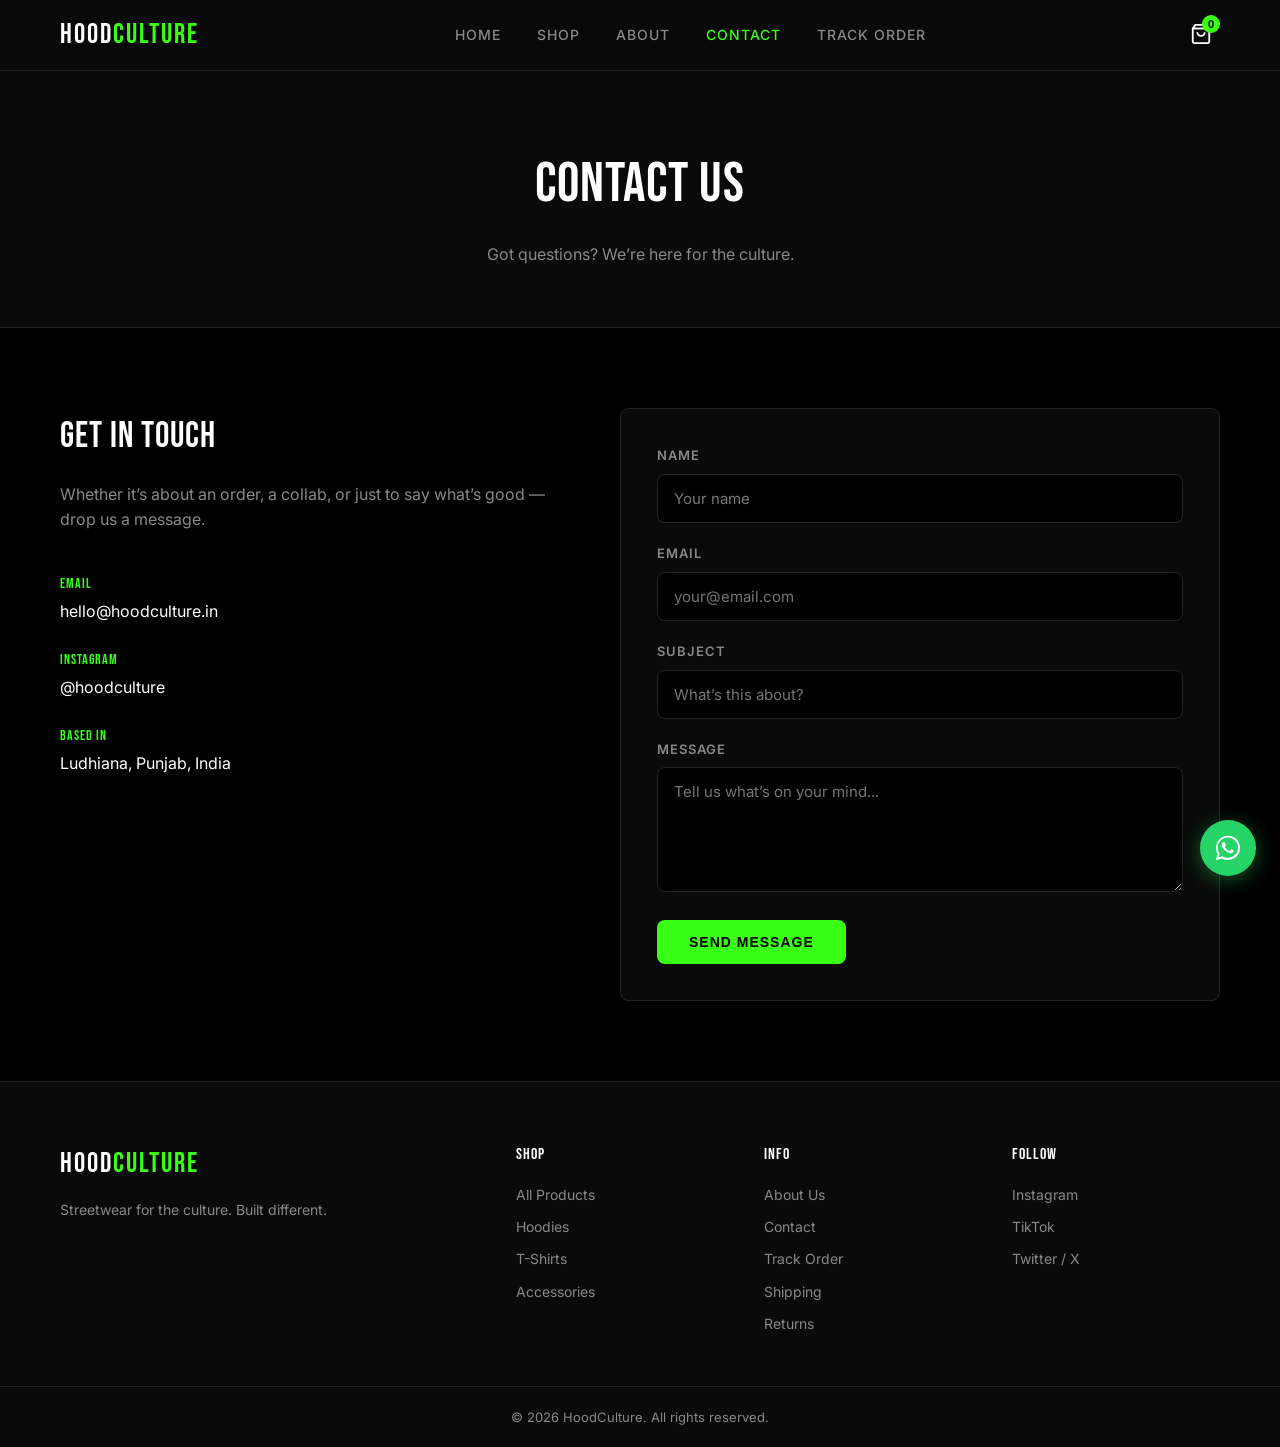
<file: hoodculture/contact.html>
<!DOCTYPE html>
<html lang="en">
<head>
  <meta charset="UTF-8" />
  <meta name="viewport" content="width=device-width, initial-scale=1.0" />
  <title>Contact | HoodCulture</title>
  <link rel="stylesheet" href="css/style.css" />
  <link rel="preconnect" href="https://fonts.googleapis.com">
  <link rel="preconnect" href="https://fonts.gstatic.com" crossorigin>
  <link href="https://fonts.googleapis.com/css2?family=Bebas+Neue&family=Inter:wght@300;400;500;600;700&display=swap" rel="stylesheet">
</head>
<body>
  <nav class="navbar">
    <div class="container nav-container">
      <a href="index.html" class="logo">HOOD<span>CULTURE</span></a>
                  <ul class="nav-links">
        <li><a href="index.html">Home</a></li>
        <li><a href="shop.html">Shop</a></li>
        <li><a href="about.html">About</a></li>
        <li><a href="contact.html" class="active">Contact</a></li>
        <li><a href="track-order.html">Track Order</a></li>
      </ul>
      <div class="nav-actions">
        <button class="cart-btn" id="cartBtn">
          <svg width="22" height="22" viewBox="0 0 24 24" fill="none" stroke="currentColor" stroke-width="2">
            <path d="M6 2L3 6v14a2 2 0 0 0 2 2h14a2 2 0 0 0 2-2V6l-3-4z"/>
            <line x1="3" y1="6" x2="21" y2="6"/>
            <path d="M16 10a4 4 0 0 1-8 0"/>
          </svg>
          <span class="cart-count" id="cartCount">0</span>
        </button>
        <button class="menu-toggle" id="menuToggle">
          <span></span><span></span><span></span>
        </button>
      </div>
    </div>
  </nav>

      <div class="mobile-menu" id="mobileMenu">
    <a href="index.html">Home</a>
    <a href="shop.html">Shop</a>
    <a href="about.html">About</a>
    <a href="contact.html">Contact</a>
    <a href="track-order.html">Track Order</a>
  </div>

  <section class="page-header">
    <div class="container">
      <h1>CONTACT US</h1>
      <p>Got questions? We’re here for the culture.</p>
    </div>
  </section>

  <section class="contact-section">
    <div class="container">
      <div class="contact-grid">
        <div class="contact-info">
          <h2>GET IN TOUCH</h2>
          <p>Whether it’s about an order, a collab, or just to say what’s good — drop us a message.</p>
          
          <div class="info-item">
            <h4>Email</h4>
            <p>hello@hoodculture.in</p>
          </div>
          <div class="info-item">
            <h4>Instagram</h4>
            <p>@hoodculture</p>
          </div>
          <div class="info-item">
            <h4>Based In</h4>
            <p>Ludhiana, Punjab, India</p>
          </div>
        </div>

        <form class="contact-form" onsubmit="event.preventDefault(); alert('Message sent! We’ll get back to you soon.'); this.reset();">
          <div class="form-group">
            <label>Name</label>
            <input type="text" required placeholder="Your name" />
          </div>
          <div class="form-group">
            <label>Email</label>
            <input type="email" required placeholder="your@email.com" />
          </div>
          <div class="form-group">
            <label>Subject</label>
            <input type="text" required placeholder="What’s this about?" />
          </div>
          <div class="form-group">
            <label>Message</label>
            <textarea rows="5" required placeholder="Tell us what’s on your mind..."></textarea>
          </div>
          <button type="submit" class="btn btn-primary">Send Message</button>
        </form>
      </div>
    </div>
  </section>

  <footer class="footer">
    <div class="container footer-grid">
      <div class="footer-brand">
        <a href="index.html" class="logo">HOOD<span>CULTURE</span></a>
        <p>Streetwear for the culture. Built different.</p>
      </div>
      <div class="footer-links">
        <h4>Shop</h4>
        <a href="https://mydukaan.io/hoodculture">All Products</a>
        <a href="https://mydukaan.io/hoodculture">Hoodies</a>
        <a href="https://mydukaan.io/hoodculture">T-Shirts</a>
        <a href="https://mydukaan.io/hoodculture">Accessories</a>
      </div>
      <div class="footer-links">
        <h4>Info</h4>
        <a href="about.html">About Us</a>
        <a href="contact.html" class="active">Contact</a>
        <a href="track-order.html">Track Order</a>
        <a href="#">Shipping</a>
        <a href="#">Returns</a>
      </div>
      <div class="footer-links">
        <h4>Follow</h4>
        <a href="#">Instagram</a>
        <a href="#">TikTok</a>
        <a href="#">Twitter / X</a>
      </div>
    </div>
    <div class="footer-bottom">
      <p>© 2026 HoodCulture. All rights reserved.</p>
    </div>
  </footer>

  <div class="cart-sidebar" id="cartSidebar">
    <div class="cart-header">
      <h3>Your Cart</h3>
      <button id="closeCart">×</button>
    </div>
    <div class="cart-items" id="cartItems">
      <p class="empty-cart">Your cart is empty</p>
    </div>
    <div class="cart-footer">
      <div class="cart-total">
        <span>Total:</span>
        <span id="cartTotal">₹0</span>
      </div>
      <a href="https://mydukaan.io/hoodculture" class="btn btn-primary" style="width:100%; text-align:center; display:block;" target="_blank">Buy on Store</a>
    </div>
  </div>
  <div class="overlay" id="overlay"></div>

  <script src="js/products.js"></script>
  <script src="js/main.js"></script>
</body>
</html>
</file>
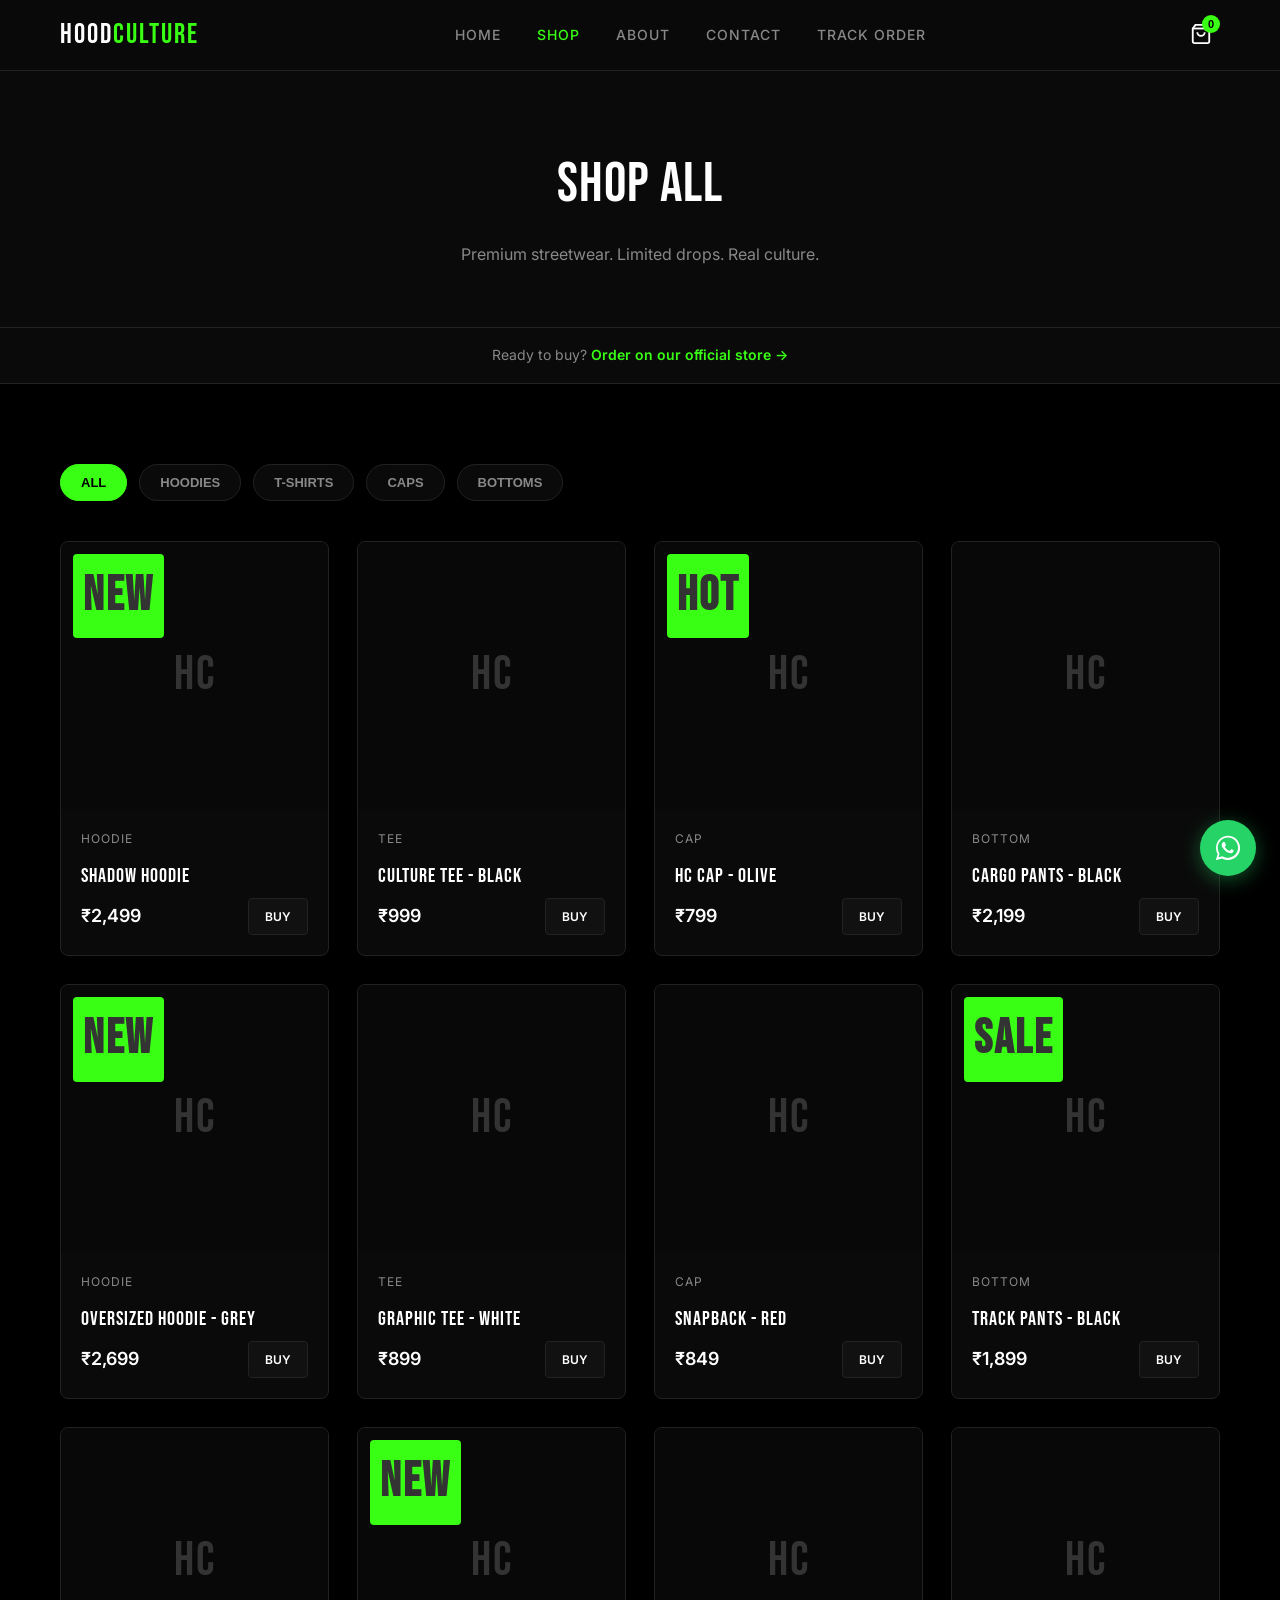
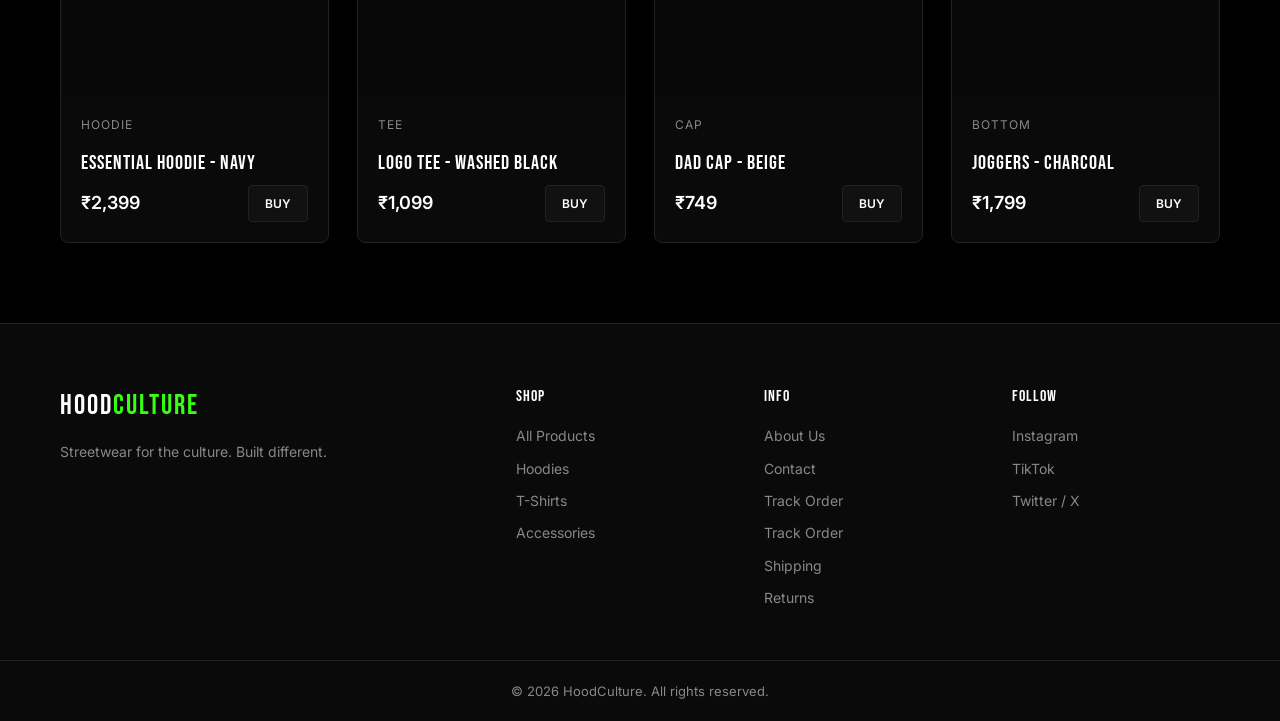
<file: hoodculture/product.html>
<!DOCTYPE html>
<html lang="en">
<head>
  <meta charset="UTF-8" />
  <meta name="viewport" content="width=device-width, initial-scale=1.0" />
  <title>Product | HoodCulture</title>
  <link rel="stylesheet" href="css/style.css" />
  <link rel="preconnect" href="https://fonts.googleapis.com">
  <link rel="preconnect" href="https://fonts.gstatic.com" crossorigin>
  <link href="https://fonts.googleapis.com/css2?family=Bebas+Neue&family=Inter:wght@300;400;500;600;700&display=swap" rel="stylesheet">
</head>
<body>
  <nav class="navbar">
    <div class="container nav-container">
      <a href="index.html" class="logo">HOOD<span>CULTURE</span></a>
            <ul class="nav-links">
        <li><a href="index.html">Home</a></li>
        <li><a href="shop.html">Shop</a></li>
        <li><a href="about.html">About</a></li>
        <li><a href="contact.html">Contact</a></li>
        <li><a href="track-order.html">Track Order</a></li>
      </ul>
      <div class="nav-actions">
        <button class="cart-btn" id="cartBtn">
          <svg width="22" height="22" viewBox="0 0 24 24" fill="none" stroke="currentColor" stroke-width="2">
            <path d="M6 2L3 6v14a2 2 0 0 0 2 2h14a2 2 0 0 0 2-2V6l-3-4z"/>
            <line x1="3" y1="6" x2="21" y2="6"/>
            <path d="M16 10a4 4 0 0 1-8 0"/>
          </svg>
          <span class="cart-count" id="cartCount">0</span>
        </button>
        <button class="menu-toggle" id="menuToggle">
          <span></span><span></span><span></span>
        </button>
      </div>
    </div>
  </nav>

    <div class="mobile-menu" id="mobileMenu">
    <a href="index.html">Home</a>
    <a href="shop.html">Shop</a>
    <a href="about.html">About</a>
    <a href="contact.html">Contact</a>
    <a href="track-order.html">Track Order</a>
  </div>

  <section class="product-detail-section">
    <div class="container">
      <div class="breadcrumb">
        <a href="https://mydukaan.io/hoodculture">Shop</a> / <span id="breadcrumbName">Product</span>
      </div>

      <div class="product-detail-grid" id="productDetail">
        <!-- Filled by JS -->
      </div>
    </div>
  </section>

  <!-- Related Products -->
  <section class="featured" style="padding-top:0;">
    <div class="container">
      <div class="section-header">
        <h2>YOU MAY ALSO LIKE</h2>
      </div>
      <div class="product-grid" id="relatedProducts"></div>
    </div>
  </section>

  <footer class="footer">
    <div class="container footer-grid">
      <div class="footer-brand">
        <a href="index.html" class="logo">HOOD<span>CULTURE</span></a>
        <p>Streetwear for the culture. Built different.</p>
      </div>
      <div class="footer-links">
        <h4>Shop</h4>
        <a href="https://mydukaan.io/hoodculture">All Products</a>
        <a href="https://mydukaan.io/hoodculture">Hoodies</a>
        <a href="https://mydukaan.io/hoodculture">T-Shirts</a>
        <a href="https://mydukaan.io/hoodculture">Accessories</a>
      </div>
      <div class="footer-links">
        <h4>Info</h4>
        <a href="about.html">About Us</a>
        <a href="contact.html">Contact</a>
        <a href="track-order.html">Track Order</a>
        <a href="#">Returns</a>
      </div>
      <div class="footer-links">
        <h4>Follow</h4>
        <a href="#">Instagram</a>
        <a href="#">TikTok</a>
        <a href="#">Twitter / X</a>
      </div>
    </div>
    <div class="footer-bottom">
      <p>© 2026 HoodCulture. All rights reserved.</p>
    </div>
  </footer>

  <div class="cart-sidebar" id="cartSidebar">
    <div class="cart-header">
      <h3>Your Cart</h3>
      <button id="closeCart">×</button>
    </div>
    <div class="cart-items" id="cartItems">
      <p class="empty-cart">Your cart is empty</p>
    </div>
    <div class="cart-footer">
      <div class="cart-total">
        <span>Total:</span>
        <span id="cartTotal">₹0</span>
      </div>
      <a href="https://mydukaan.io/hoodculture" class="btn btn-primary" style="width:100%; text-align:center; display:block;" target="_blank">Buy on Store</a>
    </div>
  </div>
  <div class="overlay" id="overlay"></div>

  <!-- WhatsApp Float -->
  <a href="https://wa.me/919876543210?text=Hi%20HoodCulture!%20I%20want%20to%20order" class="whatsapp-float" target="_blank" title="Order on WhatsApp">
    <svg viewBox="0 0 32 32" width="28" height="28" fill="white">
      <path d="M16.1 2.1C8.5 2.1 2.3 8.3 2.3 15.9c0 2.5.7 4.9 1.9 7L2 30l7.3-1.9c2 1.1 4.3 1.7 6.7 1.7 7.6 0 13.8-6.2 13.8-13.8S23.7 2.1 16.1 2.1zm0 25.2c-2.2 0-4.3-.6-6.1-1.6l-.4-.3-4.3 1.1 1.1-4.2-.3-.4c-1.2-1.9-1.8-4.1-1.8-6.4 0-6.4 5.2-11.6 11.6-11.6s11.6 5.2 11.6 11.6-5.2 11.6-11.6 11.6zm6.4-8.7c-.3-.2-2-1-2.3-1.1-.3-.1-.5-.2-.8.2s-1 1.1-1.2 1.3c-.2.2-.4.3-.8.1s-1.5-.6-2.9-1.8c-1.1-1-1.8-2.2-2-2.5-.2-.3 0-.5.2-.7.2-.2.3-.4.5-.6.2-.2.2-.3.3-.5.1-.2 0-.4 0-.6s-.8-1.9-1.1-2.6c-.3-.7-.6-.6-.8-.6h-.7c-.2 0-.6.1-.9.4-.3.3-1.2 1.2-1.2 2.9s1.2 3.3 1.4 3.5c.2.2 2.4 3.6 5.7 5.1 2.1.9 2.9 1 3.9.8.6-.1 2-0.8 2.3-1.6.3-.8.3-1.5.2-1.6-.1-.2-.3-.2-.6-.4z"/>
    </svg>
  </a>

  <script src="js/products.js"></script>
  <script src="js/main.js"></script>
  <script src="js/product.js"></script>
</body>
</html>
</file>
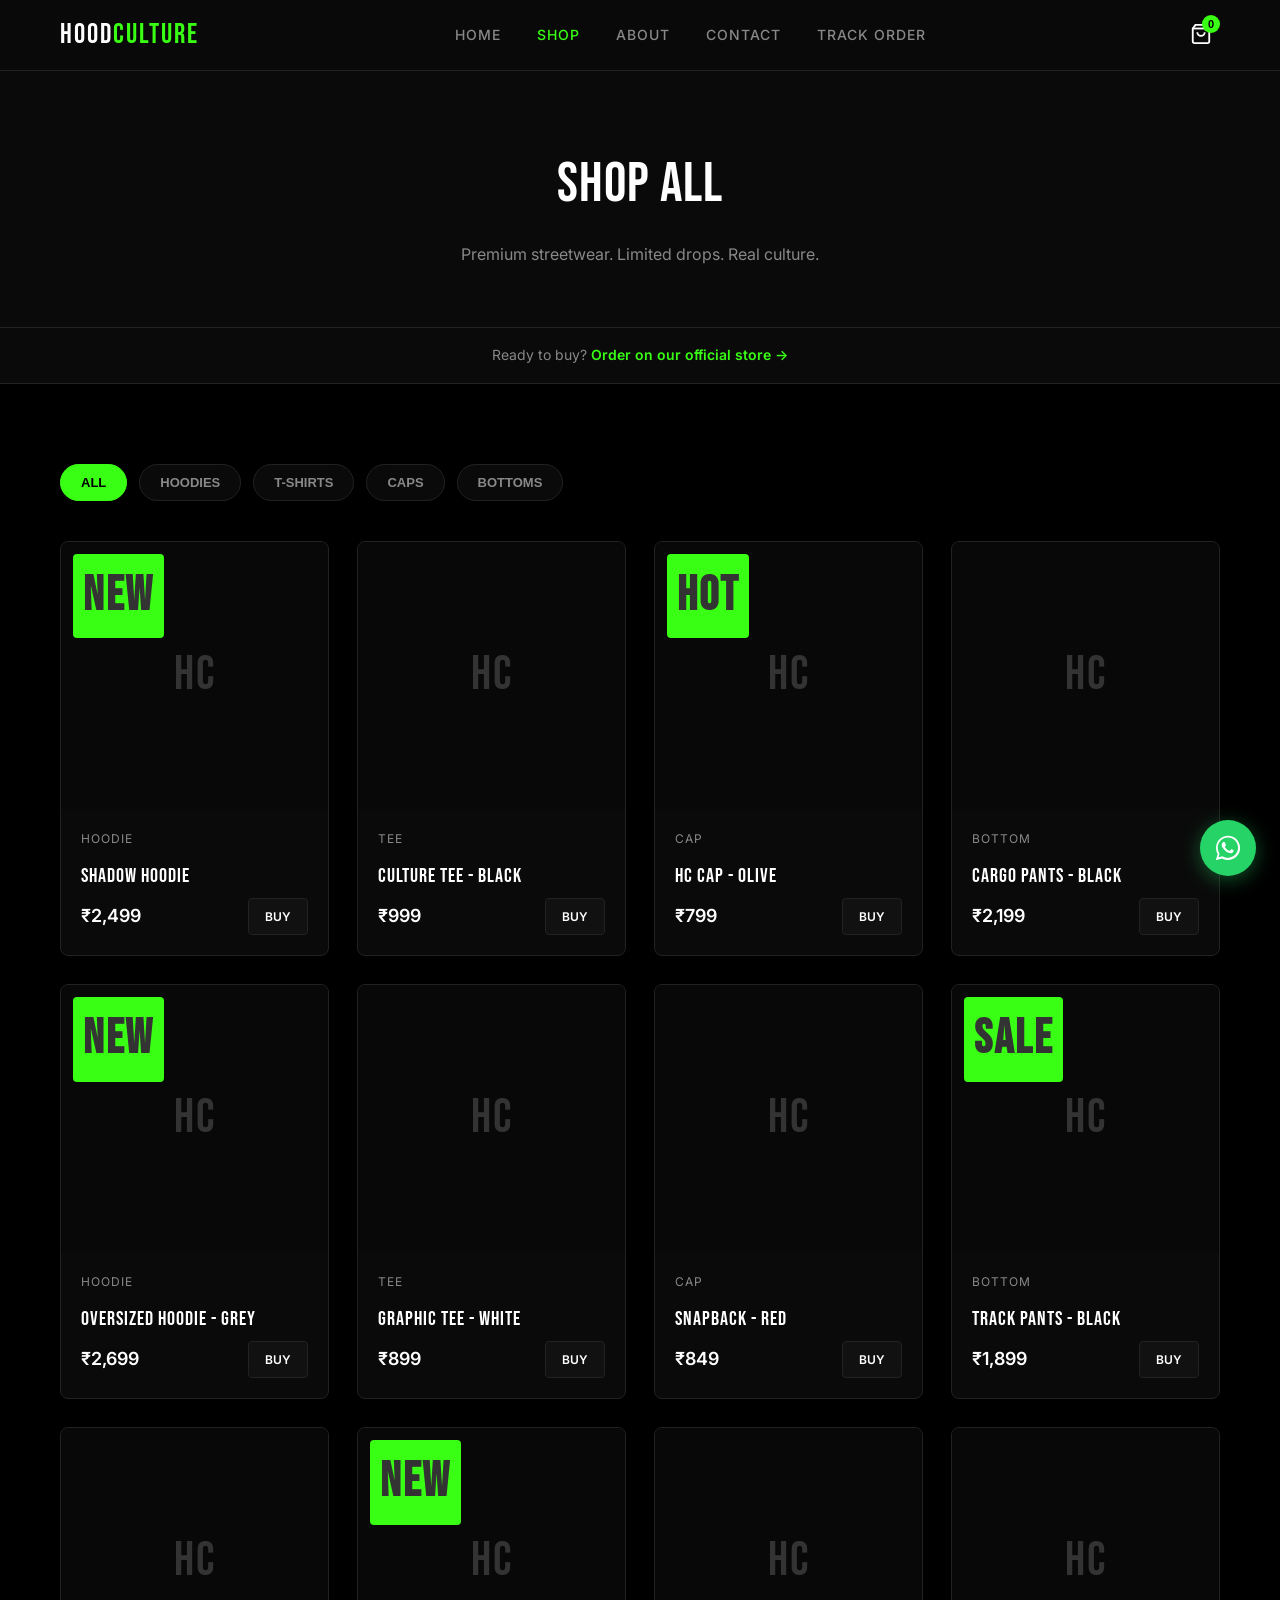
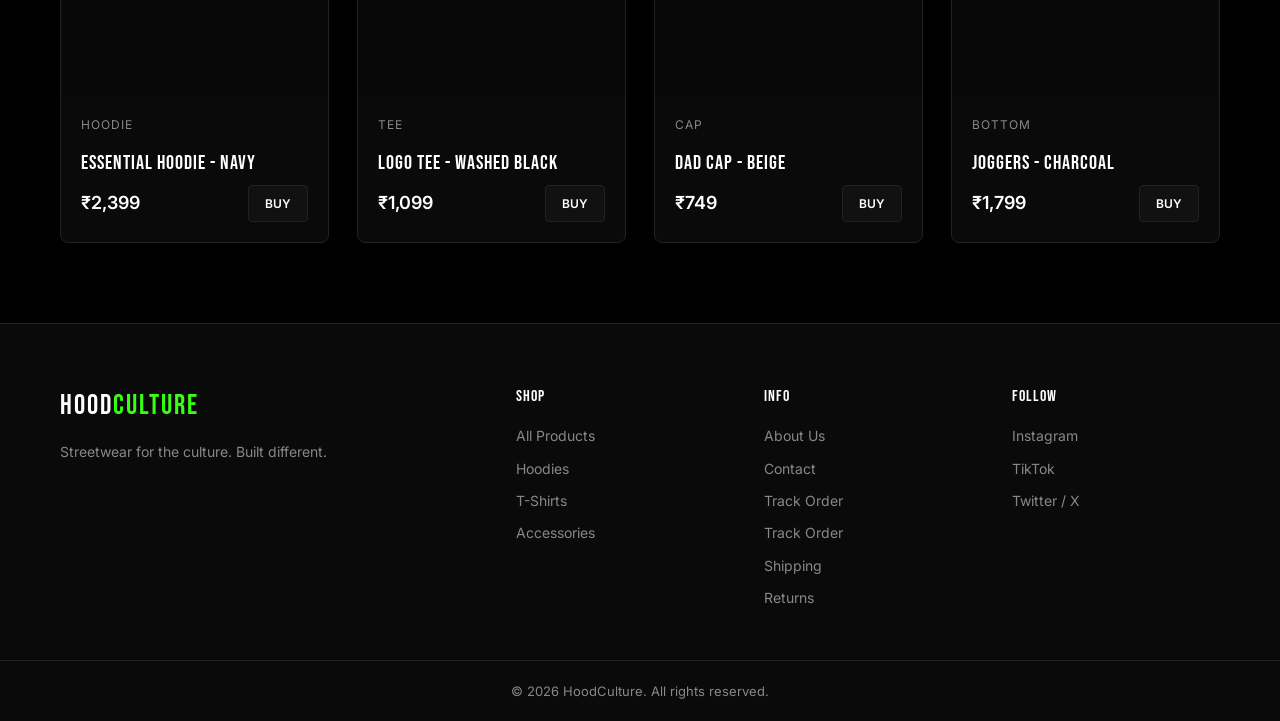
<file: hoodculture/shop.html>
<!DOCTYPE html>
<html lang="en">
<head>
  <meta charset="UTF-8" />
  <meta name="viewport" content="width=device-width, initial-scale=1.0" />
  <title>Shop | HoodCulture</title>
  <link rel="stylesheet" href="css/style.css" />
  <link rel="preconnect" href="https://fonts.googleapis.com">
  <link rel="preconnect" href="https://fonts.gstatic.com" crossorigin>
  <link href="https://fonts.googleapis.com/css2?family=Bebas+Neue&family=Inter:wght@300;400;500;600;700&display=swap" rel="stylesheet">
</head>
<body>
  <nav class="navbar">
    <div class="container nav-container">
      <a href="index.html" class="logo">HOOD<span>CULTURE</span></a>
                  <ul class="nav-links">
        <li><a href="index.html">Home</a></li>
        <li><a href="shop.html" class="active">Shop</a></li>
        <li><a href="about.html">About</a></li>
        <li><a href="contact.html">Contact</a></li>
        <li><a href="track-order.html">Track Order</a></li>
      </ul>
      <div class="nav-actions">
        <button class="cart-btn" id="cartBtn">
          <svg width="22" height="22" viewBox="0 0 24 24" fill="none" stroke="currentColor" stroke-width="2">
            <path d="M6 2L3 6v14a2 2 0 0 0 2 2h14a2 2 0 0 0 2-2V6l-3-4z"/>
            <line x1="3" y1="6" x2="21" y2="6"/>
            <path d="M16 10a4 4 0 0 1-8 0"/>
          </svg>
          <span class="cart-count" id="cartCount">0</span>
        </button>
        <button class="menu-toggle" id="menuToggle">
          <span></span><span></span><span></span>
        </button>
      </div>
    </div>
  </nav>

      <div class="mobile-menu" id="mobileMenu">
    <a href="index.html">Home</a>
    <a href="shop.html">Shop</a>
    <a href="about.html">About</a>
    <a href="contact.html">Contact</a>
    <a href="track-order.html">Track Order</a>
  </div>

  <section class="page-header">
    <div class="container">
      <h1>SHOP ALL</h1>
      <p>Premium streetwear. Limited drops. Real culture.</p>
    </div>
  </section>

  <div style="background:#0a0a0a;border-bottom:1px solid #222;padding:16px 20px;text-align:center;">
    <p style="margin:0;font-size:14px;color:#888;">Ready to buy? <a href="https://mydukaan.io/hoodculture" target="_blank" style="color:#39ff14;font-weight:600;">Order on our official store →</a></p>
  </div>
  <section class="shop-section">
    <div class="container">
      <div class="shop-controls">
        <div class="filters">
          <button class="filter-btn active" data-filter="all">All</button>
          <button class="filter-btn" data-filter="hoodie">Hoodies</button>
          <button class="filter-btn" data-filter="tee">T-Shirts</button>
          <button class="filter-btn" data-filter="cap">Caps</button>
          <button class="filter-btn" data-filter="bottom">Bottoms</button>
        </div>
      </div>
      <div class="product-grid" id="shopProducts">
        <!-- Products injected by JS -->
      </div>
    </div>
  </section>

  <footer class="footer">
    <div class="container footer-grid">
      <div class="footer-brand">
        <a href="index.html" class="logo">HOOD<span>CULTURE</span></a>
        <p>Streetwear for the culture. Built different.</p>
      </div>
      <div class="footer-links">
        <h4>Shop</h4>
        <a href="https://mydukaan.io/hoodculture">All Products</a>
        <a href="https://mydukaan.io/hoodculture">Hoodies</a>
        <a href="https://mydukaan.io/hoodculture">T-Shirts</a>
        <a href="https://mydukaan.io/hoodculture">Accessories</a>
      </div>
      <div class="footer-links">
        <h4>Info</h4>
        <a href="about.html">About Us</a>
        <a href="contact.html">Contact</a>
    <a href="track-order.html">Track Order</a>
        <a href="track-order.html">Track Order</a>
        <a href="#">Shipping</a>
        <a href="#">Returns</a>
      </div>
      <div class="footer-links">
        <h4>Follow</h4>
        <a href="#">Instagram</a>
        <a href="#">TikTok</a>
        <a href="#">Twitter / X</a>
      </div>
    </div>
    <div class="footer-bottom">
      <p>© 2026 HoodCulture. All rights reserved.</p>
    </div>
  </footer>

  <div class="cart-sidebar" id="cartSidebar">
    <div class="cart-header">
      <h3>Your Cart</h3>
      <button id="closeCart">×</button>
    </div>
    <div class="cart-items" id="cartItems">
      <p class="empty-cart">Your cart is empty</p>
    </div>
    <div class="cart-footer">
      <div class="cart-total">
        <span>Total:</span>
        <span id="cartTotal">₹0</span>
      </div>
      <a href="https://mydukaan.io/hoodculture" class="btn btn-primary" style="width:100%; text-align:center; display:block;" target="_blank">Buy on Store</a>
    </div>
  </div>
  <div class="overlay" id="overlay"></div>

  <script src="js/products.js"></script>
  <script src="js/main.js"></script>
</body>
</html>
</file>
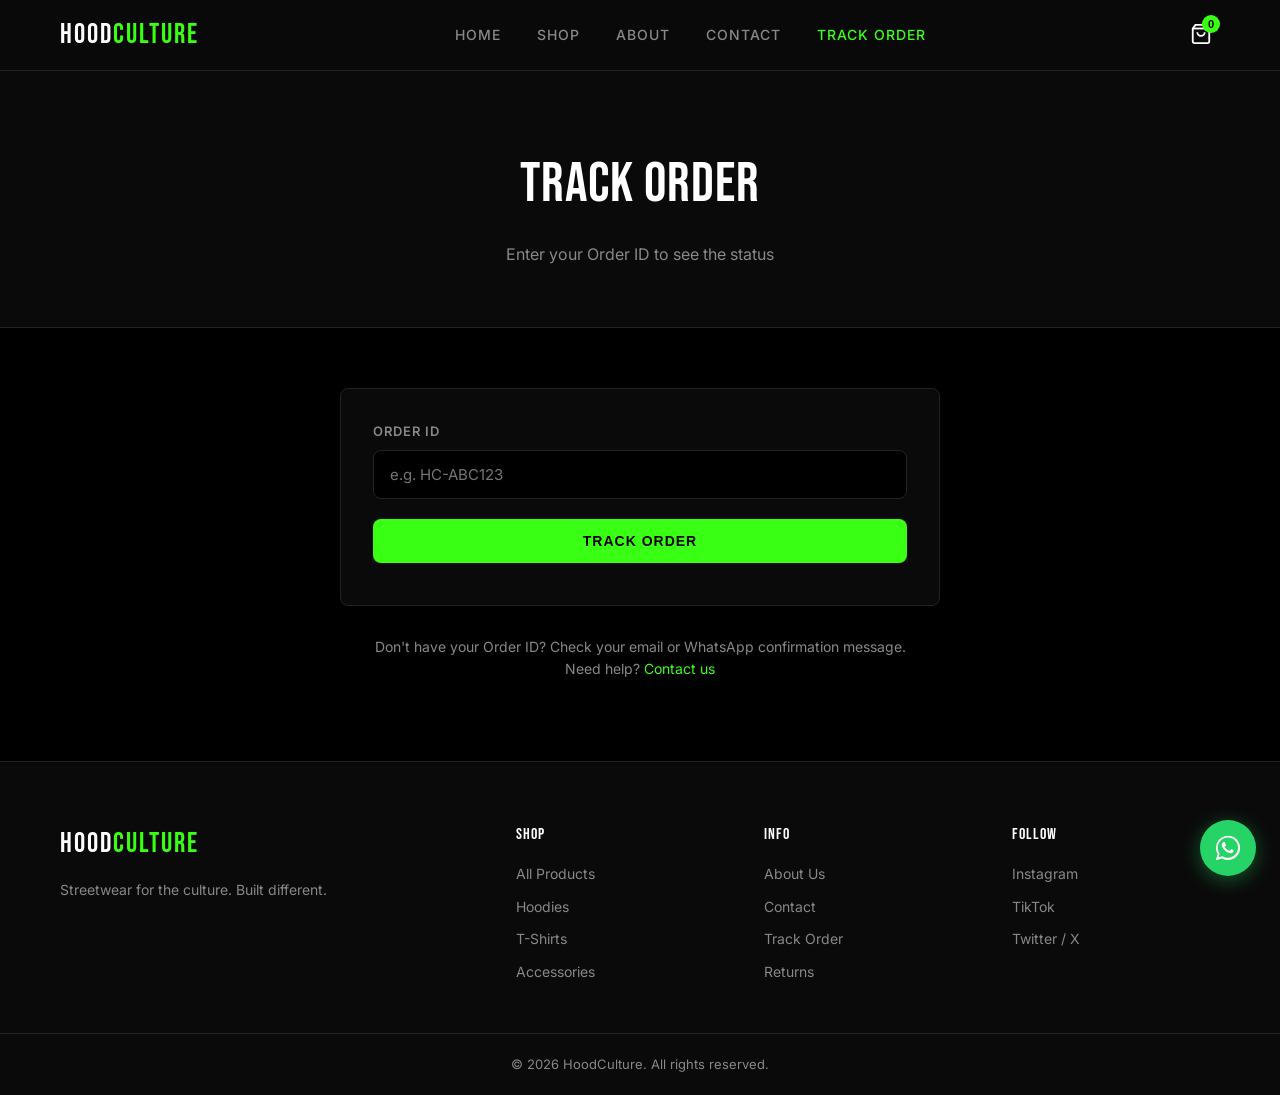
<file: hoodculture/track-order.html>
<!DOCTYPE html>
<html lang="en">
<head>
  <meta charset="UTF-8" />
  <meta name="viewport" content="width=device-width, initial-scale=1.0" />
  <title>Track Order | HoodCulture</title>
  <link rel="stylesheet" href="css/style.css" />
  <link rel="preconnect" href="https://fonts.googleapis.com">
  <link rel="preconnect" href="https://fonts.gstatic.com" crossorigin>
  <link href="https://fonts.googleapis.com/css2?family=Bebas+Neue&family=Inter:wght@300;400;500;600;700&display=swap" rel="stylesheet">
</head>
<body>
  <nav class="navbar">
    <div class="container nav-container">
      <a href="index.html" class="logo">HOOD<span>CULTURE</span></a>
            <ul class="nav-links">
        <li><a href="index.html">Home</a></li>
        <li><a href="shop.html">Shop</a></li>
        <li><a href="about.html">About</a></li>
        <li><a href="contact.html">Contact</a></li>
        <li><a href="track-order.html" class="active">Track Order</a></li>
      </ul>
      <div class="nav-actions">
        <button class="cart-btn" id="cartBtn">
          <svg width="22" height="22" viewBox="0 0 24 24" fill="none" stroke="currentColor" stroke-width="2">
            <path d="M6 2L3 6v14a2 2 0 0 0 2 2h14a2 2 0 0 0 2-2V6l-3-4z"/>
            <line x1="3" y1="6" x2="21" y2="6"/>
            <path d="M16 10a4 4 0 0 1-8 0"/>
          </svg>
          <span class="cart-count" id="cartCount">0</span>
        </button>
        <button class="menu-toggle" id="menuToggle">
          <span></span><span></span><span></span>
        </button>
      </div>
    </div>
  </nav>

    <div class="mobile-menu" id="mobileMenu">
    <a href="index.html">Home</a>
    <a href="shop.html">Shop</a>
    <a href="about.html">About</a>
    <a href="contact.html">Contact</a>
    <a href="track-order.html">Track Order</a>
  </div>

  <section class="page-header">
    <div class="container">
      <h1>TRACK ORDER</h1>
      <p>Enter your Order ID to see the status</p>
    </div>
  </section>

  <section class="track-section">
    <div class="container">
      <div class="track-box">
        <div class="track-form">
          <div class="form-group">
            <label>Order ID</label>
            <input type="text" id="orderIdInput" placeholder="e.g. HC-ABC123" />
          </div>
          <button class="btn btn-primary" id="trackBtn" style="width:100%;">Track Order</button>
        </div>

        <!-- Result -->
        <div class="track-result" id="trackResult" style="display:none;">
          <div class="track-header">
            <div>
              <h3 id="resultOrderId">HC-XXXXXX</h3>
              <p id="resultDate">Placed on —</p>
            </div>
            <span class="status-badge" id="resultStatus">Processing</span>
          </div>

          <!-- Progress Steps -->
          <div class="tracking-steps">
            <div class="step" id="step1">
              <div class="step-dot"></div>
              <div class="step-info">
                <strong>Order Placed</strong>
                <p>We've received your order</p>
              </div>
            </div>
            <div class="step" id="step2">
              <div class="step-dot"></div>
              <div class="step-info">
                <strong>Confirmed</strong>
                <p>Order confirmed & being packed</p>
              </div>
            </div>
            <div class="step" id="step3">
              <div class="step-dot"></div>
              <div class="step-info">
                <strong>Shipped</strong>
                <p>On the way to you</p>
              </div>
            </div>
            <div class="step" id="step4">
              <div class="step-dot"></div>
              <div class="step-info">
                <strong>Out for Delivery</strong>
                <p>Arriving today</p>
              </div>
            </div>
            <div class="step" id="step5">
              <div class="step-dot"></div>
              <div class="step-info">
                <strong>Delivered</strong>
                <p>Enjoy your drip</p>
              </div>
            </div>
          </div>

          <!-- Order Items -->
          <div class="track-items" id="trackItems"></div>

          <div class="track-address">
            <h4>Shipping To</h4>
            <p id="trackAddress">—</p>
          </div>
        </div>

        <!-- Not Found -->
        <div class="track-not-found" id="trackNotFound" style="display:none;">
          <p>❌ No order found with this ID.</p>
          <p>Please check the Order ID and try again.</p>
        </div>
      </div>

      <div class="track-help">
        <p>Don't have your Order ID? Check your email or WhatsApp confirmation message.</p>
        <p>Need help? <a href="contact.html">Contact us</a></p>
      </div>
    </div>
  </section>

  <footer class="footer">
    <div class="container footer-grid">
      <div class="footer-brand">
        <a href="index.html" class="logo">HOOD<span>CULTURE</span></a>
        <p>Streetwear for the culture. Built different.</p>
      </div>
      <div class="footer-links">
        <h4>Shop</h4>
        <a href="https://mydukaan.io/hoodculture">All Products</a>
        <a href="https://mydukaan.io/hoodculture">Hoodies</a>
        <a href="https://mydukaan.io/hoodculture">T-Shirts</a>
        <a href="https://mydukaan.io/hoodculture">Accessories</a>
      </div>
      <div class="footer-links">
        <h4>Info</h4>
        <a href="about.html">About Us</a>
        <a href="contact.html">Contact</a>
        <a href="track-order.html">Track Order</a>
        <a href="#">Returns</a>
      </div>
      <div class="footer-links">
        <h4>Follow</h4>
        <a href="#">Instagram</a>
        <a href="#">TikTok</a>
        <a href="#">Twitter / X</a>
      </div>
    </div>
    <div class="footer-bottom">
      <p>© 2026 HoodCulture. All rights reserved.</p>
    </div>
  </footer>

  <div class="cart-sidebar" id="cartSidebar">
    <div class="cart-header">
      <h3>Your Cart</h3>
      <button id="closeCart">×</button>
    </div>
    <div class="cart-items" id="cartItems">
      <p class="empty-cart">Your cart is empty</p>
    </div>
    <div class="cart-footer">
      <div class="cart-total">
        <span>Total:</span>
        <span id="cartTotal">₹0</span>
      </div>
      <a href="https://mydukaan.io/hoodculture" class="btn btn-primary" style="width:100%; text-align:center; display:block;" target="_blank">Buy on Store</a>
    </div>
  </div>
  <div class="overlay" id="overlay"></div>

  <script src="js/products.js"></script>
  <script src="js/main.js"></script>
  <script src="js/track.js"></script>
</body>
</html>
</file>
<file: css/style.css>
/* ===== RESET & BASE ===== */
* {
  margin: 0;
  padding: 0;
  box-sizing: border-box;
}

:root {
  --bg: #000000;
  --bg-2: #0a0a0a;
  --bg-3: #111111;
  --text: #ffffff;
  --text-muted: #888888;
  --accent: #39ff14;
  --accent-hover: #5cff3d;
  --border: #222222;
  --radius: 8px;
}

html {
  scroll-behavior: smooth;
}

body {
  font-family: 'Inter', sans-serif;
  background: var(--bg);
  color: var(--text);
  line-height: 1.6;
  overflow-x: hidden;
}

a {
  text-decoration: none;
  color: inherit;
}

img {
  max-width: 100%;
  display: block;
}

.container {
  max-width: 1200px;
  margin: 0 auto;
  padding: 0 20px;
}

/* ===== TYPOGRAPHY ===== */
h1, h2, h3, h4 {
  font-family: 'Bebas Neue', sans-serif;
  letter-spacing: 1px;
  font-weight: 400;
}

/* ===== BUTTONS ===== */
.btn {
  display: inline-block;
  padding: 14px 32px;
  font-size: 14px;
  font-weight: 600;
  text-transform: uppercase;
  letter-spacing: 1px;
  border: none;
  cursor: pointer;
  transition: all 0.3s ease;
  border-radius: var(--radius);
}

.btn-primary {
  background: var(--accent);
  color: white;
}

.btn-primary:hover {
  background: var(--accent-hover);
  transform: translateY(-2px);
}

.btn-outline {
  background: transparent;
  color: white;
  border: 1.5px solid white;
}

.btn-outline:hover {
  background: white;
  color: black;
}

/* ===== NAVBAR ===== */
.navbar {
  position: fixed;
  top: 0;
  left: 0;
  right: 0;
  z-index: 1000;
  background: rgba(10, 10, 10, 0.95);
  backdrop-filter: blur(12px);
  border-bottom: 1px solid var(--border);
}

.nav-container {
  display: flex;
  align-items: center;
  justify-content: space-between;
  height: 70px;
}

.logo {
  font-family: 'Bebas Neue', sans-serif;
  font-size: 28px;
  letter-spacing: 2px;
  color: white;
}

.logo span {
  color: var(--accent);
}

.nav-links {
  display: flex;
  list-style: none;
  gap: 36px;
}

.nav-links a {
  font-size: 14px;
  font-weight: 500;
  text-transform: uppercase;
  letter-spacing: 1px;
  color: var(--text-muted);
  transition: color 0.3s;
}

.nav-links a:hover,
.nav-links a.active {
  color: white;
}

.nav-actions {
  display: flex;
  align-items: center;
  gap: 16px;
}

.cart-btn {
  background: none;
  border: none;
  color: white;
  cursor: pointer;
  position: relative;
  padding: 8px;
}

.cart-count {
  position: absolute;
  top: 0;
  right: 0;
  background: var(--accent);
  color: white;
  font-size: 11px;
  font-weight: 700;
  width: 18px;
  height: 18px;
  border-radius: 50%;
  display: flex;
  align-items: center;
  justify-content: center;
}

.menu-toggle {
  display: none;
  flex-direction: column;
  gap: 5px;
  background: none;
  border: none;
  cursor: pointer;
  padding: 5px;
}

.menu-toggle span {
  width: 24px;
  height: 2px;
  background: white;
  transition: 0.3s;
}

/* Mobile Menu */
.mobile-menu {
  position: fixed;
  top: 70px;
  left: 0;
  right: 0;
  background: var(--bg-2);
  padding: 20px;
  display: none;
  flex-direction: column;
  gap: 16px;
  z-index: 999;
  border-bottom: 1px solid var(--border);
}

.mobile-menu.active {
  display: flex;
}

.mobile-menu a {
  font-size: 18px;
  font-weight: 500;
  text-transform: uppercase;
  padding: 12px 0;
  border-bottom: 1px solid var(--border);
}

/* ===== HERO ===== */
.hero {
  height: 100vh;
  min-height: 600px;
  background: #000000;
  display: flex;
  align-items: center;
  justify-content: center;
  text-align: center;
  position: relative;
  overflow: hidden;
}

.hero::before {
  content: '';
  position: absolute;
  top: 0;
  left: 0;
  right: 0;
  bottom: 0;
  background: 
    radial-gradient(circle at 30% 50%, rgba(57, 255, 20, 0.04) 0%, transparent 50%);
}

.hero-content {
  position: relative;
  z-index: 2;
  max-width: 800px;
  padding: 0 20px;
}

.hero-tag {
  font-size: 13px;
  font-weight: 600;
  letter-spacing: 3px;
  text-transform: uppercase;
  color: var(--accent);
  margin-bottom: 20px;
}

.hero h1 {
  font-size: clamp(60px, 12vw, 120px);
  line-height: 0.9;
  margin-bottom: 24px;
}

.hero-desc {
  font-size: 18px;
  color: var(--text-muted);
  max-width: 500px;
  margin: 0 auto 36px;
}

.hero-btns {
  display: flex;
  gap: 16px;
  justify-content: center;
  flex-wrap: wrap;
}

/* ===== CATEGORIES ===== */
.categories {
  padding: 80px 0;
  background: var(--bg);
}

.section-header {
  display: flex;
  justify-content: space-between;
  align-items: center;
  margin-bottom: 40px;
}

.section-header h2 {
  font-size: 36px;
}

.view-all {
  font-size: 14px;
  font-weight: 500;
  color: var(--text-muted);
  transition: color 0.3s;
}

.view-all:hover {
  color: var(--accent);
}

.category-grid {
  display: grid;
  grid-template-columns: repeat(4, 1fr);
  gap: 20px;
}

.category-card {
  position: relative;
  overflow: hidden;
  border-radius: var(--radius);
  aspect-ratio: 3/4;
  background: var(--bg-3);
  transition: transform 0.3s;
}

.category-card:hover {
  transform: translateY(-6px);
}

.cat-img {
  width: 100%;
  height: 100%;
  background-size: cover;
  background-position: center;
  transition: transform 0.5s;
}

.category-card:hover .cat-img {
  transform: scale(1.08);
}

.cat-hoodies { background: linear-gradient(135deg, #1a1a1a, #2d2d2d); }
.cat-tees { background: linear-gradient(135deg, #1f1f1f, #333); }
.cat-caps { background: linear-gradient(135deg, #181818, #2a2a2a); }
.cat-bottoms { background: linear-gradient(135deg, #1c1c1c, #2f2f2f); }

.category-card h3 {
  position: absolute;
  bottom: 20px;
  left: 20px;
  font-size: 24px;
  text-shadow: 0 2px 10px rgba(0,0,0,0.8);
}

/* ===== PRODUCTS ===== */
.featured, .shop-section {
  padding: 80px 0;
}

.product-grid {
  display: grid;
  grid-template-columns: repeat(auto-fill, minmax(260px, 1fr));
  gap: 28px;
}

.product-card {
  background: var(--bg-2);
  border-radius: var(--radius);
  overflow: hidden;
  transition: transform 0.3s, box-shadow 0.3s;
  border: 1px solid var(--border);
}

.product-card:hover {
  transform: translateY(-6px);
  box-shadow: 0 20px 40px rgba(0,0,0,0.4);
}

.product-img {
  aspect-ratio: 1;
  background: var(--bg-3);
  display: flex;
  align-items: center;
  justify-content: center;
  position: relative;
  overflow: hidden;
}

.product-img span {
  font-family: 'Bebas Neue', sans-serif;
  font-size: 48px;
  color: #333;
  letter-spacing: 2px;
}

.product-badge {
  position: absolute;
  top: 12px;
  left: 12px;
  background: var(--accent);
  color: white;
  font-size: 11px;
  font-weight: 700;
  padding: 4px 10px;
  border-radius: 4px;
  text-transform: uppercase;
}

.product-info {
  padding: 20px;
}

.product-info h3 {
  font-size: 20px;
  margin-bottom: 6px;
}

.product-info .category {
  font-size: 12px;
  color: var(--text-muted);
  text-transform: uppercase;
  letter-spacing: 1px;
  margin-bottom: 12px;
}

.product-bottom {
  display: flex;
  justify-content: space-between;
  align-items: center;
}

.price {
  font-size: 18px;
  font-weight: 600;
}

.add-btn {
  background: var(--bg-3);
  border: 1px solid var(--border);
  color: white;
  padding: 8px 16px;
  font-size: 12px;
  font-weight: 600;
  text-transform: uppercase;
  border-radius: 4px;
  cursor: pointer;
  transition: all 0.3s;
}

.add-btn:hover {
  background: var(--accent);
  border-color: var(--accent);
}

/* ===== BANNER ===== */
.banner {
  background: #0a0a0a;
  border-top: 1px solid #222;
  border-bottom: 1px solid #222;
  padding: 60px 0;
}

.banner-content {
  display: flex;
  justify-content: space-between;
  align-items: center;
  gap: 30px;
  flex-wrap: wrap;
}

.banner h2 {
  font-size: 40px;
  margin-bottom: 8px;
  color: var(--accent);
}

.banner p {
  max-width: 400px;
  opacity: 0.9;
}

/* ===== NEWSLETTER ===== */
.newsletter {
  padding: 80px 0;
  text-align: center;
  background: var(--bg-2);
}

.newsletter h2 {
  font-size: 36px;
  margin-bottom: 12px;
}

.newsletter p {
  color: var(--text-muted);
  margin-bottom: 28px;
}

.newsletter-form {
  display: flex;
  max-width: 480px;
  margin: 0 auto;
  gap: 12px;
}

.newsletter-form input {
  flex: 1;
  padding: 14px 20px;
  background: var(--bg);
  border: 1px solid var(--border);
  border-radius: var(--radius);
  color: white;
  font-size: 15px;
  outline: none;
}

.newsletter-form input:focus {
  border-color: var(--accent);
}

/* ===== PAGE HEADER ===== */
.page-header {
  padding: 140px 0 60px;
  text-align: center;
  background: var(--bg-2);
  border-bottom: 1px solid var(--border);
}

.page-header h1 {
  font-size: 56px;
  margin-bottom: 12px;
}

.page-header p {
  color: var(--text-muted);
  font-size: 16px;
}

/* ===== SHOP FILTERS ===== */
.shop-controls {
  margin-bottom: 40px;
}

.filters {
  display: flex;
  gap: 12px;
  flex-wrap: wrap;
}

.filter-btn {
  background: var(--bg-2);
  border: 1px solid var(--border);
  color: var(--text-muted);
  padding: 10px 20px;
  font-size: 13px;
  font-weight: 600;
  text-transform: uppercase;
  border-radius: 50px;
  cursor: pointer;
  transition: all 0.3s;
}

.filter-btn:hover,
.filter-btn.active {
  background: var(--accent);
  border-color: var(--accent);
  color: white;
}

/* ===== ABOUT ===== */
.about-content {
  padding: 80px 0;
}

.about-grid {
  display: grid;
  grid-template-columns: 1fr 1fr;
  gap: 60px;
  align-items: center;
  margin-bottom: 80px;
}

.about-text h2 {
  font-size: 40px;
  margin-bottom: 24px;
}

.about-text p {
  color: var(--text-muted);
  margin-bottom: 16px;
  font-size: 16px;
}

.about-img-placeholder {
  width: 100%;
  aspect-ratio: 1;
  background: linear-gradient(135deg, #1a1a1a, #2d2d2d);
  border-radius: var(--radius);
  display: flex;
  align-items: center;
  justify-content: center;
}

.about-img-placeholder::after {
  content: 'HC';
  font-family: 'Bebas Neue', sans-serif;
  font-size: 80px;
  color: #333;
}

.values {
  display: grid;
  grid-template-columns: repeat(3, 1fr);
  gap: 28px;
}

.value-card {
  background: var(--bg-2);
  border: 1px solid var(--border);
  padding: 32px;
  border-radius: var(--radius);
}

.value-card h3 {
  font-size: 22px;
  margin-bottom: 12px;
  color: var(--accent);
}

.value-card p {
  color: var(--text-muted);
  font-size: 14px;
}

/* ===== CONTACT ===== */
.contact-section {
  padding: 80px 0;
}

.contact-grid {
  display: grid;
  grid-template-columns: 1fr 1.2fr;
  gap: 60px;
}

.contact-info h2 {
  font-size: 36px;
  margin-bottom: 16px;
}

.contact-info > p {
  color: var(--text-muted);
  margin-bottom: 40px;
}

.info-item {
  margin-bottom: 24px;
}

.info-item h4 {
  font-size: 14px;
  color: var(--accent);
  margin-bottom: 4px;
  letter-spacing: 1px;
}

.info-item p {
  font-size: 16px;
}

.contact-form {
  background: var(--bg-2);
  border: 1px solid var(--border);
  padding: 36px;
  border-radius: var(--radius);
}

.form-group {
  margin-bottom: 20px;
}

.form-group label {
  display: block;
  font-size: 13px;
  font-weight: 600;
  text-transform: uppercase;
  letter-spacing: 1px;
  margin-bottom: 8px;
  color: var(--text-muted);
}

.form-group input,
.form-group textarea {
  width: 100%;
  padding: 14px 16px;
  background: var(--bg);
  border: 1px solid var(--border);
  border-radius: var(--radius);
  color: white;
  font-size: 15px;
  font-family: inherit;
  outline: none;
  transition: border-color 0.3s;
}

.form-group input:focus,
.form-group textarea:focus {
  border-color: var(--accent);
}

.form-group textarea {
  resize: vertical;
}

/* ===== FOOTER ===== */
.footer {
  background: var(--bg-2);
  border-top: 1px solid var(--border);
  padding: 60px 0 0;
}

.footer-grid {
  display: grid;
  grid-template-columns: 2fr 1fr 1fr 1fr;
  gap: 40px;
  margin-bottom: 40px;
}

.footer-brand p {
  color: var(--text-muted);
  margin-top: 12px;
  font-size: 14px;
}

.footer-links h4 {
  font-size: 16px;
  margin-bottom: 16px;
  letter-spacing: 1px;
}

.footer-links a {
  display: block;
  color: var(--text-muted);
  font-size: 14px;
  margin-bottom: 10px;
  transition: color 0.3s;
}

.footer-links a:hover {
  color: white;
}

.footer-bottom {
  border-top: 1px solid var(--border);
  padding: 20px 0;
  text-align: center;
}

.footer-bottom p {
  font-size: 13px;
  color: var(--text-muted);
}

/* ===== CART SIDEBAR ===== */
.cart-sidebar {
  position: fixed;
  top: 0;
  right: -400px;
  width: 380px;
  max-width: 100%;
  height: 100vh;
  background: var(--bg-2);
  z-index: 2000;
  transition: right 0.35s ease;
  display: flex;
  flex-direction: column;
  border-left: 1px solid var(--border);
}

.cart-sidebar.open {
  right: 0;
}

.cart-header {
  display: flex;
  justify-content: space-between;
  align-items: center;
  padding: 20px;
  border-bottom: 1px solid var(--border);
}

.cart-header h3 {
  font-size: 22px;
}

.cart-header button {
  background: none;
  border: none;
  color: white;
  font-size: 28px;
  cursor: pointer;
  line-height: 1;
}

.cart-items {
  flex: 1;
  overflow-y: auto;
  padding: 20px;
}

.empty-cart {
  color: var(--text-muted);
  text-align: center;
  margin-top: 40px;
}

.cart-item {
  display: flex;
  gap: 16px;
  margin-bottom: 20px;
  padding-bottom: 20px;
  border-bottom: 1px solid var(--border);
}

.cart-item-img {
  width: 70px;
  height: 70px;
  background: var(--bg-3);
  border-radius: 6px;
  display: flex;
  align-items: center;
  justify-content: center;
  font-family: 'Bebas Neue', sans-serif;
  font-size: 20px;
  color: #444;
  flex-shrink: 0;
}

.cart-item-info h4 {
  font-size: 16px;
  margin-bottom: 4px;
}

.cart-item-info p {
  font-size: 14px;
  color: var(--text-muted);
}

.cart-item-remove {
  background: none;
  border: none;
  color: var(--accent);
  font-size: 12px;
  cursor: pointer;
  margin-top: 6px;
}

.cart-footer {
  padding: 20px;
  border-top: 1px solid var(--border);
}

.cart-total {
  display: flex;
  justify-content: space-between;
  font-size: 18px;
  font-weight: 600;
  margin-bottom: 16px;
}

.overlay {
  position: fixed;
  top: 0;
  left: 0;
  right: 0;
  bottom: 0;
  background: rgba(0,0,0,0.6);
  z-index: 1500;
  opacity: 0;
  visibility: hidden;
  transition: all 0.3s;
}

.overlay.active {
  opacity: 1;
  visibility: visible;
}

/* ===== RESPONSIVE ===== */
@media (max-width: 900px) {
  .nav-links {
    display: none;
  }
  
  .menu-toggle {
    display: flex;
  }
  
  .category-grid {
    grid-template-columns: repeat(2, 1fr);
  }
  
  .about-grid,
  .contact-grid {
    grid-template-columns: 1fr;
  }
  
  .values {
    grid-template-columns: 1fr;
  }
  
  .footer-grid {
    grid-template-columns: 1fr 1fr;
  }
  
  .banner-content {
    flex-direction: column;
    text-align: center;
  }
}

@media (max-width: 600px) {
  .category-grid {
    grid-template-columns: 1fr 1fr;
  }
  
  .newsletter-form {
    flex-direction: column;
  }
  
  .footer-grid {
    grid-template-columns: 1fr;
  }
  
  .hero h1 {
    font-size: 56px;
  }
}

/* ===== CHECKOUT ===== */
.checkout-section {
  padding: 60px 0 80px;
}

.checkout-grid {
  display: grid;
  grid-template-columns: 1.5fr 1fr;
  gap: 40px;
  align-items: start;
}

.checkout-block {
  background: var(--bg-2);
  border: 1px solid var(--border);
  border-radius: var(--radius);
  padding: 28px;
  margin-bottom: 24px;
}

.checkout-block h2 {
  font-size: 22px;
  margin-bottom: 24px;
  color: var(--accent);
}

.form-row {
  display: grid;
  grid-template-columns: 1fr 1fr;
  gap: 16px;
}

.form-group select {
  width: 100%;
  padding: 14px 16px;
  background: var(--bg);
  border: 1px solid var(--border);
  border-radius: var(--radius);
  color: white;
  font-size: 15px;
  font-family: inherit;
  outline: none;
}

.form-group select:focus {
  border-color: var(--accent);
}

/* Payment Options */
.payment-options {
  display: flex;
  flex-direction: column;
  gap: 12px;
  margin-bottom: 20px;
}

.payment-option {
  cursor: pointer;
}

.payment-option input {
  display: none;
}

.payment-card {
  display: flex;
  align-items: center;
  gap: 16px;
  padding: 16px;
  background: var(--bg);
  border: 2px solid var(--border);
  border-radius: var(--radius);
  transition: all 0.25s;
}

.payment-option input:checked + .payment-card {
  border-color: var(--accent);
  background: rgba(230, 57, 70, 0.08);
}

.payment-icon {
  font-size: 28px;
  width: 48px;
  text-align: center;
}

.payment-card strong {
  display: block;
  margin-bottom: 2px;
}

.payment-card p {
  font-size: 13px;
  color: var(--text-muted);
}

.payment-details {
  margin-top: 16px;
  padding-top: 16px;
  border-top: 1px solid var(--border);
}

/* Order Summary */
.order-summary {
  background: var(--bg-2);
  border: 1px solid var(--border);
  border-radius: var(--radius);
  padding: 28px;
  position: sticky;
  top: 90px;
}

.order-summary h2 {
  font-size: 22px;
  margin-bottom: 24px;
}

.checkout-item {
  display: flex;
  gap: 12px;
  align-items: center;
  margin-bottom: 16px;
  padding-bottom: 16px;
  border-bottom: 1px solid var(--border);
}

.checkout-item-img {
  width: 50px;
  height: 50px;
  background: var(--bg-3);
  border-radius: 6px;
  display: flex;
  align-items: center;
  justify-content: center;
  font-family: 'Bebas Neue', sans-serif;
  font-size: 16px;
  color: #444;
  flex-shrink: 0;
}

.checkout-item-info {
  flex: 1;
}

.checkout-item-info strong {
  font-size: 14px;
  display: block;
}

.checkout-item-info p {
  font-size: 12px;
  color: var(--text-muted);
}

.checkout-item-price {
  font-weight: 600;
  font-size: 14px;
}

.summary-totals {
  margin-top: 20px;
  padding-top: 16px;
  border-top: 1px solid var(--border);
}

.summary-row {
  display: flex;
  justify-content: space-between;
  margin-bottom: 10px;
  font-size: 14px;
  color: var(--text-muted);
}

.summary-row.total {
  font-size: 18px;
  font-weight: 700;
  color: white;
  margin-top: 12px;
  padding-top: 12px;
  border-top: 1px solid var(--border);
}

.secure-note {
  text-align: center;
  font-size: 12px;
  color: var(--text-muted);
  margin-top: 16px;
}

/* Success Modal */
.modal {
  position: fixed;
  top: 0;
  left: 0;
  right: 0;
  bottom: 0;
  background: rgba(0,0,0,0.8);
  z-index: 3000;
  display: flex;
  align-items: center;
  justify-content: center;
  opacity: 0;
  visibility: hidden;
  transition: all 0.3s;
}

.modal.active {
  opacity: 1;
  visibility: visible;
}

.modal-content {
  background: var(--bg-2);
  border: 1px solid var(--border);
  border-radius: 12px;
  padding: 40px;
  text-align: center;
  max-width: 420px;
  width: 90%;
}

.success-icon {
  width: 70px;
  height: 70px;
  background: #2ecc71;
  color: white;
  font-size: 36px;
  border-radius: 50%;
  display: flex;
  align-items: center;
  justify-content: center;
  margin: 0 auto 20px;
}

.modal-content h2 {
  font-size: 32px;
  margin-bottom: 8px;
}

.modal-content > p {
  color: var(--text-muted);
  margin-bottom: 24px;
}

.order-id-box {
  background: var(--bg);
  border: 1px solid var(--border);
  border-radius: var(--radius);
  padding: 16px;
  margin-bottom: 16px;
}

.order-id-box span {
  display: block;
  font-size: 12px;
  color: var(--text-muted);
  margin-bottom: 4px;
}

.order-id-box strong {
  font-size: 24px;
  font-family: 'Bebas Neue', sans-serif;
  letter-spacing: 2px;
  color: var(--accent);
}

.track-note {
  font-size: 13px;
  color: var(--text-muted);
  margin-bottom: 24px;
}

.modal-btns {
  display: flex;
  gap: 12px;
  justify-content: center;
  flex-wrap: wrap;
}

/* ===== TRACK ORDER ===== */
.track-section {
  padding: 60px 0 80px;
}

.track-box {
  max-width: 600px;
  margin: 0 auto;
  background: var(--bg-2);
  border: 1px solid var(--border);
  border-radius: var(--radius);
  padding: 32px;
}

.track-form {
  margin-bottom: 10px;
}

.track-result {
  margin-top: 32px;
  padding-top: 32px;
  border-top: 1px solid var(--border);
}

.track-header {
  display: flex;
  justify-content: space-between;
  align-items: flex-start;
  margin-bottom: 32px;
}

.track-header h3 {
  font-size: 24px;
  letter-spacing: 1px;
}

.track-header p {
  font-size: 13px;
  color: var(--text-muted);
}

.status-badge {
  padding: 6px 14px;
  border-radius: 50px;
  font-size: 12px;
  font-weight: 700;
  text-transform: uppercase;
  background: #333;
}

.status-confirmed { background: #3498db; }
.status-shipped { background: #9b59b6; }
.status-ofd { background: #e67e22; }
.status-delivered { background: #2ecc71; }
.status-placed { background: #7f8c8d; }

/* Tracking Steps */
.tracking-steps {
  margin-bottom: 32px;
}

.step {
  display: flex;
  gap: 16px;
  position: relative;
  padding-bottom: 28px;
}

.step:last-child {
  padding-bottom: 0;
}

.step:not(:last-child)::before {
  content: '';
  position: absolute;
  left: 11px;
  top: 24px;
  bottom: 0;
  width: 2px;
  background: var(--border);
}

.step.completed:not(:last-child)::before {
  background: var(--accent);
}

.step-dot {
  width: 24px;
  height: 24px;
  border-radius: 50%;
  background: var(--bg-3);
  border: 2px solid var(--border);
  flex-shrink: 0;
  position: relative;
  z-index: 1;
}

.step.completed .step-dot {
  background: var(--accent);
  border-color: var(--accent);
}

.step.active .step-dot {
  background: var(--accent);
  border-color: var(--accent);
  box-shadow: 0 0 0 4px rgba(230, 57, 70, 0.3);
}

.step-info strong {
  display: block;
  font-size: 15px;
  margin-bottom: 2px;
}

.step-info p {
  font-size: 13px;
  color: var(--text-muted);
}

.step.completed .step-info strong,
.step.active .step-info strong {
  color: white;
}

.track-items {
  background: var(--bg);
  border-radius: var(--radius);
  padding: 16px;
  margin-bottom: 20px;
}

.track-items h4 {
  font-size: 14px;
  margin-bottom: 12px;
  color: var(--text-muted);
}

.track-item-row {
  display: flex;
  justify-content: space-between;
  font-size: 14px;
  margin-bottom: 8px;
}

.track-item-row.total {
  margin-top: 12px;
  padding-top: 12px;
  border-top: 1px solid var(--border);
  font-weight: 700;
}

.track-address {
  font-size: 14px;
  color: var(--text-muted);
  line-height: 1.7;
}

.track-address h4 {
  font-size: 14px;
  color: white;
  margin-bottom: 8px;
}

.track-not-found {
  text-align: center;
  padding: 30px 0;
  color: var(--text-muted);
}

.track-help {
  text-align: center;
  margin-top: 30px;
  font-size: 14px;
  color: var(--text-muted);
}

.track-help a {
  color: var(--accent);
}

/* Responsive Checkout */
@media (max-width: 900px) {
  .checkout-grid {
    grid-template-columns: 1fr;
  }
  
  .order-summary {
    position: static;
  }
  
  .form-row {
    grid-template-columns: 1fr;
  }
}

/* ===== PRODUCT DETAIL ===== */
.product-detail-section {
  padding: 120px 0 60px;
}

.breadcrumb {
  font-size: 13px;
  color: var(--text-muted);
  margin-bottom: 30px;
}

.breadcrumb a {
  color: var(--text-muted);
  transition: color 0.3s;
}

.breadcrumb a:hover {
  color: var(--accent);
}

.product-detail-grid {
  display: grid;
  grid-template-columns: 1fr 1fr;
  gap: 60px;
  align-items: start;
}

.product-gallery .main-image {
  aspect-ratio: 1;
  background: var(--bg-2);
  border: 1px solid var(--border);
  border-radius: var(--radius);
  display: flex;
  align-items: center;
  justify-content: center;
  position: relative;
}

.placeholder-logo {
  font-family: 'Bebas Neue', sans-serif;
  font-size: 100px;
  color: #333;
  letter-spacing: 4px;
}

.product-info-detail .product-category {
  font-size: 12px;
  text-transform: uppercase;
  letter-spacing: 2px;
  color: var(--text-muted);
  margin-bottom: 8px;
}

.product-info-detail h1 {
  font-size: 42px;
  margin-bottom: 12px;
  line-height: 1.1;
}

.product-price {
  font-size: 28px;
  font-weight: 700;
  margin-bottom: 20px;
  color: var(--accent);
}

.product-desc {
  color: var(--text-muted);
  font-size: 15px;
  line-height: 1.7;
  margin-bottom: 28px;
}

.size-section {
  margin-bottom: 28px;
}

.size-header {
  display: flex;
  justify-content: space-between;
  margin-bottom: 12px;
  font-size: 13px;
  font-weight: 600;
  text-transform: uppercase;
  letter-spacing: 1px;
}

.size-guide {
  color: var(--text-muted);
  cursor: pointer;
}

.size-guide:hover {
  color: var(--accent);
}

.size-options {
  display: flex;
  flex-wrap: wrap;
  gap: 10px;
}

.size-btn {
  min-width: 52px;
  height: 44px;
  padding: 0 14px;
  background: var(--bg-2);
  border: 1.5px solid var(--border);
  color: white;
  font-size: 14px;
  font-weight: 600;
  border-radius: 6px;
  cursor: pointer;
  transition: all 0.25s;
}

.size-btn:hover {
  border-color: white;
}

.size-btn.active {
  background: var(--accent);
  border-color: var(--accent);
}

.product-actions {
  display: flex;
  gap: 12px;
  margin-bottom: 28px;
  flex-wrap: wrap;
}

.product-actions .btn {
  flex: 1;
  min-width: 160px;
  text-align: center;
}

.product-meta {
  border-top: 1px solid var(--border);
  padding-top: 20px;
}

.product-meta p {
  font-size: 13px;
  color: var(--text-muted);
  margin-bottom: 6px;
}

.product-img-link {
  display: block;
}

/* ===== WHATSAPP FLOAT ===== */
.whatsapp-float {
  position: fixed;
  bottom: 24px;
  right: 24px;
  width: 56px;
  height: 56px;
  background: #25D366;
  border-radius: 50%;
  display: flex;
  align-items: center;
  justify-content: center;
  z-index: 999;
  box-shadow: 0 4px 20px rgba(37, 211, 102, 0.4);
  transition: transform 0.3s, box-shadow 0.3s;
}

.whatsapp-float:hover {
  transform: scale(1.1);
  box-shadow: 0 6px 28px rgba(37, 211, 102, 0.55);
}

/* Responsive Product */
@media (max-width: 900px) {
  .product-detail-grid {
    grid-template-columns: 1fr;
    gap: 30px;
  }
  
  .product-info-detail h1 {
    font-size: 32px;
  }
}


/* ===== CLEAN ACCENT (no glow) ===== */
.logo span {
  color: var(--accent);
}

.btn-primary {
  background: var(--accent);
  color: #000;
  font-weight: 700;
}

.btn-primary:hover {
  background: var(--accent-hover);
  color: #000;
}

.btn-outline {
  border-color: #444;
  color: white;
}

.btn-outline:hover {
  border-color: var(--accent);
  color: var(--accent);
  background: transparent;
}

.hero-tag {
  color: var(--accent);
}

.cart-count {
  background: var(--accent);
  color: #000;
  font-weight: 700;
}

.product-badge {
  background: var(--accent);
  color: #000;
  font-weight: 700;
}

.size-btn.active {
  background: var(--accent);
  border-color: var(--accent);
  color: #000;
  font-weight: 700;
}

.payment-option input:checked + .payment-card {
  border-color: var(--accent);
  background: rgba(57, 255, 20, 0.05);
}

.filter-btn.active {
  background: var(--accent);
  border-color: var(--accent);
  color: #000;
  font-weight: 700;
}

.status-confirmed { background: var(--accent); color: #000; }
.status-shipped { background: #00c4cc; color: #000; }
.status-ofd { background: #ff6b00; color: #fff; }
.status-delivered { background: var(--accent); color: #000; }

.success-icon {
  background: var(--accent);
  color: #000;
}

.order-id-box strong {
  color: var(--accent);
}

.product-price {
  color: var(--accent);
}

.value-card h3 {
  color: var(--accent);
}

.info-item h4 {
  color: var(--accent);
}

.checkout-block h2 {
  color: var(--accent);
}

.nav-links a:hover,
.nav-links a.active {
  color: var(--accent);
}

.view-all:hover {
  color: var(--accent);
}

.add-btn:hover {
  background: var(--accent);
  border-color: var(--accent);
  color: #000;
}

/* Keep cards dark */
.cat-hoodies { background: linear-gradient(135deg, #050505, #111); }
.cat-tees { background: linear-gradient(135deg, #080808, #151515); }
.cat-caps { background: linear-gradient(135deg, #050505, #101010); }
.cat-bottoms { background: linear-gradient(135deg, #060606, #121212); }

.product-card {
  background: #0a0a0a;
}

.product-img {
  background: #080808;
}

/* ===== CLEAN ACCENT (no glow) ===== */
.logo span {
  color: var(--accent);
}

.btn-primary {
  background: var(--accent);
  color: #000;
  font-weight: 700;
}

.btn-primary:hover {
  background: var(--accent-hover);
  color: #000;
  transform: translateY(-2px);
}

.btn-outline {
  border-color: #444;
  color: white;
}

.btn-outline:hover {
  border-color: var(--accent);
  color: var(--accent);
  background: transparent;
}

.hero-tag {
  color: var(--accent);
}

.cart-count {
  background: var(--accent);
  color: #000;
  font-weight: 700;
}

.product-badge {
  background: var(--accent);
  color: #000;
  font-weight: 700;
}

.size-btn.active {
  background: var(--accent);
  border-color: var(--accent);
  color: #000;
  font-weight: 700;
}

.payment-option input:checked + .payment-card {
  border-color: var(--accent);
  background: rgba(57, 255, 20, 0.05);
}

.filter-btn.active {
  background: var(--accent);
  border-color: var(--accent);
  color: #000;
  font-weight: 700;
}

.status-confirmed { background: var(--accent); color: #000; }
.status-shipped { background: #00c4cc; color: #000; }
.status-ofd { background: #ff6b00; color: #fff; }
.status-delivered { background: var(--accent); color: #000; }

.success-icon {
  background: var(--accent);
  color: #000;
}

.order-id-box strong {
  color: var(--accent);
}

.product-price {
  color: var(--accent);
}

.value-card h3 {
  color: var(--accent);
}

.info-item h4 {
  color: var(--accent);
}

.checkout-block h2 {
  color: var(--accent);
}

.nav-links a:hover,
.nav-links a.active {
  color: var(--accent);
}

.view-all:hover {
  color: var(--accent);
}

.add-btn:hover {
  background: var(--accent);
  border-color: var(--accent);
  color: #000;
}

.cat-hoodies { background: linear-gradient(135deg, #050505, #111); }
.cat-tees { background: linear-gradient(135deg, #080808, #151515); }
.cat-caps { background: linear-gradient(135deg, #050505, #101010); }
.cat-bottoms { background: linear-gradient(135deg, #060606, #121212); }

.product-card {
  background: #0a0a0a;
}

.product-img {
  background: #080808;
}

.step.completed .step-dot,
.step.active .step-dot {
  background: var(--accent);
  border-color: var(--accent);
}

.step.completed:not(:last-child)::before {
  background: var(--accent);
}
</file>
<file: hoodculture/css/style.css>
/* ===== RESET & BASE ===== */
* {
  margin: 0;
  padding: 0;
  box-sizing: border-box;
}

:root {
  --bg: #000000;
  --bg-2: #0a0a0a;
  --bg-3: #111111;
  --text: #ffffff;
  --text-muted: #888888;
  --accent: #39ff14;
  --accent-hover: #5cff3d;
  --border: #222222;
  --radius: 8px;
}

html {
  scroll-behavior: smooth;
}

body {
  font-family: 'Inter', sans-serif;
  background: var(--bg);
  color: var(--text);
  line-height: 1.6;
  overflow-x: hidden;
}

a {
  text-decoration: none;
  color: inherit;
}

img {
  max-width: 100%;
  display: block;
}

.container {
  max-width: 1200px;
  margin: 0 auto;
  padding: 0 20px;
}

/* ===== TYPOGRAPHY ===== */
h1, h2, h3, h4 {
  font-family: 'Bebas Neue', sans-serif;
  letter-spacing: 1px;
  font-weight: 400;
}

/* ===== BUTTONS ===== */
.btn {
  display: inline-block;
  padding: 14px 32px;
  font-size: 14px;
  font-weight: 600;
  text-transform: uppercase;
  letter-spacing: 1px;
  border: none;
  cursor: pointer;
  transition: all 0.3s ease;
  border-radius: var(--radius);
}

.btn-primary {
  background: var(--accent);
  color: white;
}

.btn-primary:hover {
  background: var(--accent-hover);
  transform: translateY(-2px);
}

.btn-outline {
  background: transparent;
  color: white;
  border: 1.5px solid white;
}

.btn-outline:hover {
  background: white;
  color: black;
}

/* ===== NAVBAR ===== */
.navbar {
  position: fixed;
  top: 0;
  left: 0;
  right: 0;
  z-index: 1000;
  background: rgba(10, 10, 10, 0.95);
  backdrop-filter: blur(12px);
  border-bottom: 1px solid var(--border);
}

.nav-container {
  display: flex;
  align-items: center;
  justify-content: space-between;
  height: 70px;
}

.logo {
  font-family: 'Bebas Neue', sans-serif;
  font-size: 28px;
  letter-spacing: 2px;
  color: white;
}

.logo span {
  color: var(--accent);
}

.nav-links {
  display: flex;
  list-style: none;
  gap: 36px;
}

.nav-links a {
  font-size: 14px;
  font-weight: 500;
  text-transform: uppercase;
  letter-spacing: 1px;
  color: var(--text-muted);
  transition: color 0.3s;
}

.nav-links a:hover,
.nav-links a.active {
  color: white;
}

.nav-actions {
  display: flex;
  align-items: center;
  gap: 16px;
}

.cart-btn {
  background: none;
  border: none;
  color: white;
  cursor: pointer;
  position: relative;
  padding: 8px;
}

.cart-count {
  position: absolute;
  top: 0;
  right: 0;
  background: var(--accent);
  color: white;
  font-size: 11px;
  font-weight: 700;
  width: 18px;
  height: 18px;
  border-radius: 50%;
  display: flex;
  align-items: center;
  justify-content: center;
}

.menu-toggle {
  display: none;
  flex-direction: column;
  gap: 5px;
  background: none;
  border: none;
  cursor: pointer;
  padding: 5px;
}

.menu-toggle span {
  width: 24px;
  height: 2px;
  background: white;
  transition: 0.3s;
}

/* Mobile Menu */
.mobile-menu {
  position: fixed;
  top: 70px;
  left: 0;
  right: 0;
  background: var(--bg-2);
  padding: 20px;
  display: none;
  flex-direction: column;
  gap: 16px;
  z-index: 999;
  border-bottom: 1px solid var(--border);
}

.mobile-menu.active {
  display: flex;
}

.mobile-menu a {
  font-size: 18px;
  font-weight: 500;
  text-transform: uppercase;
  padding: 12px 0;
  border-bottom: 1px solid var(--border);
}

/* ===== HERO ===== */
.hero {
  height: 100vh;
  min-height: 600px;
  background: #000000;
  display: flex;
  align-items: center;
  justify-content: center;
  text-align: center;
  position: relative;
  overflow: hidden;
}

.hero::before {
  content: '';
  position: absolute;
  top: 0;
  left: 0;
  right: 0;
  bottom: 0;
  background: 
    radial-gradient(circle at 30% 50%, rgba(57, 255, 20, 0.04) 0%, transparent 50%);
}

.hero-content {
  position: relative;
  z-index: 2;
  max-width: 800px;
  padding: 0 20px;
}

.hero-tag {
  font-size: 13px;
  font-weight: 600;
  letter-spacing: 3px;
  text-transform: uppercase;
  color: var(--accent);
  margin-bottom: 20px;
}

.hero h1 {
  font-size: clamp(60px, 12vw, 120px);
  line-height: 0.9;
  margin-bottom: 24px;
}

.hero-desc {
  font-size: 18px;
  color: var(--text-muted);
  max-width: 500px;
  margin: 0 auto 36px;
}

.hero-btns {
  display: flex;
  gap: 16px;
  justify-content: center;
  flex-wrap: wrap;
}

/* ===== CATEGORIES ===== */
.categories {
  padding: 80px 0;
  background: var(--bg);
}

.section-header {
  display: flex;
  justify-content: space-between;
  align-items: center;
  margin-bottom: 40px;
}

.section-header h2 {
  font-size: 36px;
}

.view-all {
  font-size: 14px;
  font-weight: 500;
  color: var(--text-muted);
  transition: color 0.3s;
}

.view-all:hover {
  color: var(--accent);
}

.category-grid {
  display: grid;
  grid-template-columns: repeat(4, 1fr);
  gap: 20px;
}

.category-card {
  position: relative;
  overflow: hidden;
  border-radius: var(--radius);
  aspect-ratio: 3/4;
  background: var(--bg-3);
  transition: transform 0.3s;
}

.category-card:hover {
  transform: translateY(-6px);
}

.cat-img {
  width: 100%;
  height: 100%;
  background-size: cover;
  background-position: center;
  transition: transform 0.5s;
}

.category-card:hover .cat-img {
  transform: scale(1.08);
}

.cat-hoodies { background: linear-gradient(135deg, #1a1a1a, #2d2d2d); }
.cat-tees { background: linear-gradient(135deg, #1f1f1f, #333); }
.cat-caps { background: linear-gradient(135deg, #181818, #2a2a2a); }
.cat-bottoms { background: linear-gradient(135deg, #1c1c1c, #2f2f2f); }

.category-card h3 {
  position: absolute;
  bottom: 20px;
  left: 20px;
  font-size: 24px;
  text-shadow: 0 2px 10px rgba(0,0,0,0.8);
}

/* ===== PRODUCTS ===== */
.featured, .shop-section {
  padding: 80px 0;
}

.product-grid {
  display: grid;
  grid-template-columns: repeat(auto-fill, minmax(260px, 1fr));
  gap: 28px;
}

.product-card {
  background: var(--bg-2);
  border-radius: var(--radius);
  overflow: hidden;
  transition: transform 0.3s, box-shadow 0.3s;
  border: 1px solid var(--border);
}

.product-card:hover {
  transform: translateY(-6px);
  box-shadow: 0 20px 40px rgba(0,0,0,0.4);
}

.product-img {
  aspect-ratio: 1;
  background: var(--bg-3);
  display: flex;
  align-items: center;
  justify-content: center;
  position: relative;
  overflow: hidden;
}

.product-img span {
  font-family: 'Bebas Neue', sans-serif;
  font-size: 48px;
  color: #333;
  letter-spacing: 2px;
}

.product-badge {
  position: absolute;
  top: 12px;
  left: 12px;
  background: var(--accent);
  color: white;
  font-size: 11px;
  font-weight: 700;
  padding: 4px 10px;
  border-radius: 4px;
  text-transform: uppercase;
}

.product-info {
  padding: 20px;
}

.product-info h3 {
  font-size: 20px;
  margin-bottom: 6px;
}

.product-info .category {
  font-size: 12px;
  color: var(--text-muted);
  text-transform: uppercase;
  letter-spacing: 1px;
  margin-bottom: 12px;
}

.product-bottom {
  display: flex;
  justify-content: space-between;
  align-items: center;
}

.price {
  font-size: 18px;
  font-weight: 600;
}

.add-btn {
  background: var(--bg-3);
  border: 1px solid var(--border);
  color: white;
  padding: 8px 16px;
  font-size: 12px;
  font-weight: 600;
  text-transform: uppercase;
  border-radius: 4px;
  cursor: pointer;
  transition: all 0.3s;
}

.add-btn:hover {
  background: var(--accent);
  border-color: var(--accent);
}

/* ===== BANNER ===== */
.banner {
  background: #0a0a0a;
  border-top: 1px solid #222;
  border-bottom: 1px solid #222;
  padding: 60px 0;
}

.banner-content {
  display: flex;
  justify-content: space-between;
  align-items: center;
  gap: 30px;
  flex-wrap: wrap;
}

.banner h2 {
  font-size: 40px;
  margin-bottom: 8px;
  color: var(--accent);
}

.banner p {
  max-width: 400px;
  opacity: 0.9;
}

/* ===== NEWSLETTER ===== */
.newsletter {
  padding: 80px 0;
  text-align: center;
  background: var(--bg-2);
}

.newsletter h2 {
  font-size: 36px;
  margin-bottom: 12px;
}

.newsletter p {
  color: var(--text-muted);
  margin-bottom: 28px;
}

.newsletter-form {
  display: flex;
  max-width: 480px;
  margin: 0 auto;
  gap: 12px;
}

.newsletter-form input {
  flex: 1;
  padding: 14px 20px;
  background: var(--bg);
  border: 1px solid var(--border);
  border-radius: var(--radius);
  color: white;
  font-size: 15px;
  outline: none;
}

.newsletter-form input:focus {
  border-color: var(--accent);
}

/* ===== PAGE HEADER ===== */
.page-header {
  padding: 140px 0 60px;
  text-align: center;
  background: var(--bg-2);
  border-bottom: 1px solid var(--border);
}

.page-header h1 {
  font-size: 56px;
  margin-bottom: 12px;
}

.page-header p {
  color: var(--text-muted);
  font-size: 16px;
}

/* ===== SHOP FILTERS ===== */
.shop-controls {
  margin-bottom: 40px;
}

.filters {
  display: flex;
  gap: 12px;
  flex-wrap: wrap;
}

.filter-btn {
  background: var(--bg-2);
  border: 1px solid var(--border);
  color: var(--text-muted);
  padding: 10px 20px;
  font-size: 13px;
  font-weight: 600;
  text-transform: uppercase;
  border-radius: 50px;
  cursor: pointer;
  transition: all 0.3s;
}

.filter-btn:hover,
.filter-btn.active {
  background: var(--accent);
  border-color: var(--accent);
  color: white;
}

/* ===== ABOUT ===== */
.about-content {
  padding: 80px 0;
}

.about-grid {
  display: grid;
  grid-template-columns: 1fr 1fr;
  gap: 60px;
  align-items: center;
  margin-bottom: 80px;
}

.about-text h2 {
  font-size: 40px;
  margin-bottom: 24px;
}

.about-text p {
  color: var(--text-muted);
  margin-bottom: 16px;
  font-size: 16px;
}

.about-img-placeholder {
  width: 100%;
  aspect-ratio: 1;
  background: linear-gradient(135deg, #1a1a1a, #2d2d2d);
  border-radius: var(--radius);
  display: flex;
  align-items: center;
  justify-content: center;
}

.about-img-placeholder::after {
  content: 'HC';
  font-family: 'Bebas Neue', sans-serif;
  font-size: 80px;
  color: #333;
}

.values {
  display: grid;
  grid-template-columns: repeat(3, 1fr);
  gap: 28px;
}

.value-card {
  background: var(--bg-2);
  border: 1px solid var(--border);
  padding: 32px;
  border-radius: var(--radius);
}

.value-card h3 {
  font-size: 22px;
  margin-bottom: 12px;
  color: var(--accent);
}

.value-card p {
  color: var(--text-muted);
  font-size: 14px;
}

/* ===== CONTACT ===== */
.contact-section {
  padding: 80px 0;
}

.contact-grid {
  display: grid;
  grid-template-columns: 1fr 1.2fr;
  gap: 60px;
}

.contact-info h2 {
  font-size: 36px;
  margin-bottom: 16px;
}

.contact-info > p {
  color: var(--text-muted);
  margin-bottom: 40px;
}

.info-item {
  margin-bottom: 24px;
}

.info-item h4 {
  font-size: 14px;
  color: var(--accent);
  margin-bottom: 4px;
  letter-spacing: 1px;
}

.info-item p {
  font-size: 16px;
}

.contact-form {
  background: var(--bg-2);
  border: 1px solid var(--border);
  padding: 36px;
  border-radius: var(--radius);
}

.form-group {
  margin-bottom: 20px;
}

.form-group label {
  display: block;
  font-size: 13px;
  font-weight: 600;
  text-transform: uppercase;
  letter-spacing: 1px;
  margin-bottom: 8px;
  color: var(--text-muted);
}

.form-group input,
.form-group textarea {
  width: 100%;
  padding: 14px 16px;
  background: var(--bg);
  border: 1px solid var(--border);
  border-radius: var(--radius);
  color: white;
  font-size: 15px;
  font-family: inherit;
  outline: none;
  transition: border-color 0.3s;
}

.form-group input:focus,
.form-group textarea:focus {
  border-color: var(--accent);
}

.form-group textarea {
  resize: vertical;
}

/* ===== FOOTER ===== */
.footer {
  background: var(--bg-2);
  border-top: 1px solid var(--border);
  padding: 60px 0 0;
}

.footer-grid {
  display: grid;
  grid-template-columns: 2fr 1fr 1fr 1fr;
  gap: 40px;
  margin-bottom: 40px;
}

.footer-brand p {
  color: var(--text-muted);
  margin-top: 12px;
  font-size: 14px;
}

.footer-links h4 {
  font-size: 16px;
  margin-bottom: 16px;
  letter-spacing: 1px;
}

.footer-links a {
  display: block;
  color: var(--text-muted);
  font-size: 14px;
  margin-bottom: 10px;
  transition: color 0.3s;
}

.footer-links a:hover {
  color: white;
}

.footer-bottom {
  border-top: 1px solid var(--border);
  padding: 20px 0;
  text-align: center;
}

.footer-bottom p {
  font-size: 13px;
  color: var(--text-muted);
}

/* ===== CART SIDEBAR ===== */
.cart-sidebar {
  position: fixed;
  top: 0;
  right: -400px;
  width: 380px;
  max-width: 100%;
  height: 100vh;
  background: var(--bg-2);
  z-index: 2000;
  transition: right 0.35s ease;
  display: flex;
  flex-direction: column;
  border-left: 1px solid var(--border);
}

.cart-sidebar.open {
  right: 0;
}

.cart-header {
  display: flex;
  justify-content: space-between;
  align-items: center;
  padding: 20px;
  border-bottom: 1px solid var(--border);
}

.cart-header h3 {
  font-size: 22px;
}

.cart-header button {
  background: none;
  border: none;
  color: white;
  font-size: 28px;
  cursor: pointer;
  line-height: 1;
}

.cart-items {
  flex: 1;
  overflow-y: auto;
  padding: 20px;
}

.empty-cart {
  color: var(--text-muted);
  text-align: center;
  margin-top: 40px;
}

.cart-item {
  display: flex;
  gap: 16px;
  margin-bottom: 20px;
  padding-bottom: 20px;
  border-bottom: 1px solid var(--border);
}

.cart-item-img {
  width: 70px;
  height: 70px;
  background: var(--bg-3);
  border-radius: 6px;
  display: flex;
  align-items: center;
  justify-content: center;
  font-family: 'Bebas Neue', sans-serif;
  font-size: 20px;
  color: #444;
  flex-shrink: 0;
}

.cart-item-info h4 {
  font-size: 16px;
  margin-bottom: 4px;
}

.cart-item-info p {
  font-size: 14px;
  color: var(--text-muted);
}

.cart-item-remove {
  background: none;
  border: none;
  color: var(--accent);
  font-size: 12px;
  cursor: pointer;
  margin-top: 6px;
}

.cart-footer {
  padding: 20px;
  border-top: 1px solid var(--border);
}

.cart-total {
  display: flex;
  justify-content: space-between;
  font-size: 18px;
  font-weight: 600;
  margin-bottom: 16px;
}

.overlay {
  position: fixed;
  top: 0;
  left: 0;
  right: 0;
  bottom: 0;
  background: rgba(0,0,0,0.6);
  z-index: 1500;
  opacity: 0;
  visibility: hidden;
  transition: all 0.3s;
}

.overlay.active {
  opacity: 1;
  visibility: visible;
}

/* ===== RESPONSIVE ===== */
@media (max-width: 900px) {
  .nav-links {
    display: none;
  }
  
  .menu-toggle {
    display: flex;
  }
  
  .category-grid {
    grid-template-columns: repeat(2, 1fr);
  }
  
  .about-grid,
  .contact-grid {
    grid-template-columns: 1fr;
  }
  
  .values {
    grid-template-columns: 1fr;
  }
  
  .footer-grid {
    grid-template-columns: 1fr 1fr;
  }
  
  .banner-content {
    flex-direction: column;
    text-align: center;
  }
}

@media (max-width: 600px) {
  .category-grid {
    grid-template-columns: 1fr 1fr;
  }
  
  .newsletter-form {
    flex-direction: column;
  }
  
  .footer-grid {
    grid-template-columns: 1fr;
  }
  
  .hero h1 {
    font-size: 56px;
  }
}

/* ===== CHECKOUT ===== */
.checkout-section {
  padding: 60px 0 80px;
}

.checkout-grid {
  display: grid;
  grid-template-columns: 1.5fr 1fr;
  gap: 40px;
  align-items: start;
}

.checkout-block {
  background: var(--bg-2);
  border: 1px solid var(--border);
  border-radius: var(--radius);
  padding: 28px;
  margin-bottom: 24px;
}

.checkout-block h2 {
  font-size: 22px;
  margin-bottom: 24px;
  color: var(--accent);
}

.form-row {
  display: grid;
  grid-template-columns: 1fr 1fr;
  gap: 16px;
}

.form-group select {
  width: 100%;
  padding: 14px 16px;
  background: var(--bg);
  border: 1px solid var(--border);
  border-radius: var(--radius);
  color: white;
  font-size: 15px;
  font-family: inherit;
  outline: none;
}

.form-group select:focus {
  border-color: var(--accent);
}

/* Payment Options */
.payment-options {
  display: flex;
  flex-direction: column;
  gap: 12px;
  margin-bottom: 20px;
}

.payment-option {
  cursor: pointer;
}

.payment-option input {
  display: none;
}

.payment-card {
  display: flex;
  align-items: center;
  gap: 16px;
  padding: 16px;
  background: var(--bg);
  border: 2px solid var(--border);
  border-radius: var(--radius);
  transition: all 0.25s;
}

.payment-option input:checked + .payment-card {
  border-color: var(--accent);
  background: rgba(230, 57, 70, 0.08);
}

.payment-icon {
  font-size: 28px;
  width: 48px;
  text-align: center;
}

.payment-card strong {
  display: block;
  margin-bottom: 2px;
}

.payment-card p {
  font-size: 13px;
  color: var(--text-muted);
}

.payment-details {
  margin-top: 16px;
  padding-top: 16px;
  border-top: 1px solid var(--border);
}

/* Order Summary */
.order-summary {
  background: var(--bg-2);
  border: 1px solid var(--border);
  border-radius: var(--radius);
  padding: 28px;
  position: sticky;
  top: 90px;
}

.order-summary h2 {
  font-size: 22px;
  margin-bottom: 24px;
}

.checkout-item {
  display: flex;
  gap: 12px;
  align-items: center;
  margin-bottom: 16px;
  padding-bottom: 16px;
  border-bottom: 1px solid var(--border);
}

.checkout-item-img {
  width: 50px;
  height: 50px;
  background: var(--bg-3);
  border-radius: 6px;
  display: flex;
  align-items: center;
  justify-content: center;
  font-family: 'Bebas Neue', sans-serif;
  font-size: 16px;
  color: #444;
  flex-shrink: 0;
}

.checkout-item-info {
  flex: 1;
}

.checkout-item-info strong {
  font-size: 14px;
  display: block;
}

.checkout-item-info p {
  font-size: 12px;
  color: var(--text-muted);
}

.checkout-item-price {
  font-weight: 600;
  font-size: 14px;
}

.summary-totals {
  margin-top: 20px;
  padding-top: 16px;
  border-top: 1px solid var(--border);
}

.summary-row {
  display: flex;
  justify-content: space-between;
  margin-bottom: 10px;
  font-size: 14px;
  color: var(--text-muted);
}

.summary-row.total {
  font-size: 18px;
  font-weight: 700;
  color: white;
  margin-top: 12px;
  padding-top: 12px;
  border-top: 1px solid var(--border);
}

.secure-note {
  text-align: center;
  font-size: 12px;
  color: var(--text-muted);
  margin-top: 16px;
}

/* Success Modal */
.modal {
  position: fixed;
  top: 0;
  left: 0;
  right: 0;
  bottom: 0;
  background: rgba(0,0,0,0.8);
  z-index: 3000;
  display: flex;
  align-items: center;
  justify-content: center;
  opacity: 0;
  visibility: hidden;
  transition: all 0.3s;
}

.modal.active {
  opacity: 1;
  visibility: visible;
}

.modal-content {
  background: var(--bg-2);
  border: 1px solid var(--border);
  border-radius: 12px;
  padding: 40px;
  text-align: center;
  max-width: 420px;
  width: 90%;
}

.success-icon {
  width: 70px;
  height: 70px;
  background: #2ecc71;
  color: white;
  font-size: 36px;
  border-radius: 50%;
  display: flex;
  align-items: center;
  justify-content: center;
  margin: 0 auto 20px;
}

.modal-content h2 {
  font-size: 32px;
  margin-bottom: 8px;
}

.modal-content > p {
  color: var(--text-muted);
  margin-bottom: 24px;
}

.order-id-box {
  background: var(--bg);
  border: 1px solid var(--border);
  border-radius: var(--radius);
  padding: 16px;
  margin-bottom: 16px;
}

.order-id-box span {
  display: block;
  font-size: 12px;
  color: var(--text-muted);
  margin-bottom: 4px;
}

.order-id-box strong {
  font-size: 24px;
  font-family: 'Bebas Neue', sans-serif;
  letter-spacing: 2px;
  color: var(--accent);
}

.track-note {
  font-size: 13px;
  color: var(--text-muted);
  margin-bottom: 24px;
}

.modal-btns {
  display: flex;
  gap: 12px;
  justify-content: center;
  flex-wrap: wrap;
}

/* ===== TRACK ORDER ===== */
.track-section {
  padding: 60px 0 80px;
}

.track-box {
  max-width: 600px;
  margin: 0 auto;
  background: var(--bg-2);
  border: 1px solid var(--border);
  border-radius: var(--radius);
  padding: 32px;
}

.track-form {
  margin-bottom: 10px;
}

.track-result {
  margin-top: 32px;
  padding-top: 32px;
  border-top: 1px solid var(--border);
}

.track-header {
  display: flex;
  justify-content: space-between;
  align-items: flex-start;
  margin-bottom: 32px;
}

.track-header h3 {
  font-size: 24px;
  letter-spacing: 1px;
}

.track-header p {
  font-size: 13px;
  color: var(--text-muted);
}

.status-badge {
  padding: 6px 14px;
  border-radius: 50px;
  font-size: 12px;
  font-weight: 700;
  text-transform: uppercase;
  background: #333;
}

.status-confirmed { background: #3498db; }
.status-shipped { background: #9b59b6; }
.status-ofd { background: #e67e22; }
.status-delivered { background: #2ecc71; }
.status-placed { background: #7f8c8d; }

/* Tracking Steps */
.tracking-steps {
  margin-bottom: 32px;
}

.step {
  display: flex;
  gap: 16px;
  position: relative;
  padding-bottom: 28px;
}

.step:last-child {
  padding-bottom: 0;
}

.step:not(:last-child)::before {
  content: '';
  position: absolute;
  left: 11px;
  top: 24px;
  bottom: 0;
  width: 2px;
  background: var(--border);
}

.step.completed:not(:last-child)::before {
  background: var(--accent);
}

.step-dot {
  width: 24px;
  height: 24px;
  border-radius: 50%;
  background: var(--bg-3);
  border: 2px solid var(--border);
  flex-shrink: 0;
  position: relative;
  z-index: 1;
}

.step.completed .step-dot {
  background: var(--accent);
  border-color: var(--accent);
}

.step.active .step-dot {
  background: var(--accent);
  border-color: var(--accent);
  box-shadow: 0 0 0 4px rgba(230, 57, 70, 0.3);
}

.step-info strong {
  display: block;
  font-size: 15px;
  margin-bottom: 2px;
}

.step-info p {
  font-size: 13px;
  color: var(--text-muted);
}

.step.completed .step-info strong,
.step.active .step-info strong {
  color: white;
}

.track-items {
  background: var(--bg);
  border-radius: var(--radius);
  padding: 16px;
  margin-bottom: 20px;
}

.track-items h4 {
  font-size: 14px;
  margin-bottom: 12px;
  color: var(--text-muted);
}

.track-item-row {
  display: flex;
  justify-content: space-between;
  font-size: 14px;
  margin-bottom: 8px;
}

.track-item-row.total {
  margin-top: 12px;
  padding-top: 12px;
  border-top: 1px solid var(--border);
  font-weight: 700;
}

.track-address {
  font-size: 14px;
  color: var(--text-muted);
  line-height: 1.7;
}

.track-address h4 {
  font-size: 14px;
  color: white;
  margin-bottom: 8px;
}

.track-not-found {
  text-align: center;
  padding: 30px 0;
  color: var(--text-muted);
}

.track-help {
  text-align: center;
  margin-top: 30px;
  font-size: 14px;
  color: var(--text-muted);
}

.track-help a {
  color: var(--accent);
}

/* Responsive Checkout */
@media (max-width: 900px) {
  .checkout-grid {
    grid-template-columns: 1fr;
  }
  
  .order-summary {
    position: static;
  }
  
  .form-row {
    grid-template-columns: 1fr;
  }
}

/* ===== PRODUCT DETAIL ===== */
.product-detail-section {
  padding: 120px 0 60px;
}

.breadcrumb {
  font-size: 13px;
  color: var(--text-muted);
  margin-bottom: 30px;
}

.breadcrumb a {
  color: var(--text-muted);
  transition: color 0.3s;
}

.breadcrumb a:hover {
  color: var(--accent);
}

.product-detail-grid {
  display: grid;
  grid-template-columns: 1fr 1fr;
  gap: 60px;
  align-items: start;
}

.product-gallery .main-image {
  aspect-ratio: 1;
  background: var(--bg-2);
  border: 1px solid var(--border);
  border-radius: var(--radius);
  display: flex;
  align-items: center;
  justify-content: center;
  position: relative;
}

.placeholder-logo {
  font-family: 'Bebas Neue', sans-serif;
  font-size: 100px;
  color: #333;
  letter-spacing: 4px;
}

.product-info-detail .product-category {
  font-size: 12px;
  text-transform: uppercase;
  letter-spacing: 2px;
  color: var(--text-muted);
  margin-bottom: 8px;
}

.product-info-detail h1 {
  font-size: 42px;
  margin-bottom: 12px;
  line-height: 1.1;
}

.product-price {
  font-size: 28px;
  font-weight: 700;
  margin-bottom: 20px;
  color: var(--accent);
}

.product-desc {
  color: var(--text-muted);
  font-size: 15px;
  line-height: 1.7;
  margin-bottom: 28px;
}

.size-section {
  margin-bottom: 28px;
}

.size-header {
  display: flex;
  justify-content: space-between;
  margin-bottom: 12px;
  font-size: 13px;
  font-weight: 600;
  text-transform: uppercase;
  letter-spacing: 1px;
}

.size-guide {
  color: var(--text-muted);
  cursor: pointer;
}

.size-guide:hover {
  color: var(--accent);
}

.size-options {
  display: flex;
  flex-wrap: wrap;
  gap: 10px;
}

.size-btn {
  min-width: 52px;
  height: 44px;
  padding: 0 14px;
  background: var(--bg-2);
  border: 1.5px solid var(--border);
  color: white;
  font-size: 14px;
  font-weight: 600;
  border-radius: 6px;
  cursor: pointer;
  transition: all 0.25s;
}

.size-btn:hover {
  border-color: white;
}

.size-btn.active {
  background: var(--accent);
  border-color: var(--accent);
}

.product-actions {
  display: flex;
  gap: 12px;
  margin-bottom: 28px;
  flex-wrap: wrap;
}

.product-actions .btn {
  flex: 1;
  min-width: 160px;
  text-align: center;
}

.product-meta {
  border-top: 1px solid var(--border);
  padding-top: 20px;
}

.product-meta p {
  font-size: 13px;
  color: var(--text-muted);
  margin-bottom: 6px;
}

.product-img-link {
  display: block;
}

/* ===== WHATSAPP FLOAT ===== */
.whatsapp-float {
  position: fixed;
  bottom: 24px;
  right: 24px;
  width: 56px;
  height: 56px;
  background: #25D366;
  border-radius: 50%;
  display: flex;
  align-items: center;
  justify-content: center;
  z-index: 999;
  box-shadow: 0 4px 20px rgba(37, 211, 102, 0.4);
  transition: transform 0.3s, box-shadow 0.3s;
}

.whatsapp-float:hover {
  transform: scale(1.1);
  box-shadow: 0 6px 28px rgba(37, 211, 102, 0.55);
}

/* Responsive Product */
@media (max-width: 900px) {
  .product-detail-grid {
    grid-template-columns: 1fr;
    gap: 30px;
  }
  
  .product-info-detail h1 {
    font-size: 32px;
  }
}


/* ===== CLEAN ACCENT (no glow) ===== */
.logo span {
  color: var(--accent);
}

.btn-primary {
  background: var(--accent);
  color: #000;
  font-weight: 700;
}

.btn-primary:hover {
  background: var(--accent-hover);
  color: #000;
}

.btn-outline {
  border-color: #444;
  color: white;
}

.btn-outline:hover {
  border-color: var(--accent);
  color: var(--accent);
  background: transparent;
}

.hero-tag {
  color: var(--accent);
}

.cart-count {
  background: var(--accent);
  color: #000;
  font-weight: 700;
}

.product-badge {
  background: var(--accent);
  color: #000;
  font-weight: 700;
}

.size-btn.active {
  background: var(--accent);
  border-color: var(--accent);
  color: #000;
  font-weight: 700;
}

.payment-option input:checked + .payment-card {
  border-color: var(--accent);
  background: rgba(57, 255, 20, 0.05);
}

.filter-btn.active {
  background: var(--accent);
  border-color: var(--accent);
  color: #000;
  font-weight: 700;
}

.status-confirmed { background: var(--accent); color: #000; }
.status-shipped { background: #00c4cc; color: #000; }
.status-ofd { background: #ff6b00; color: #fff; }
.status-delivered { background: var(--accent); color: #000; }

.success-icon {
  background: var(--accent);
  color: #000;
}

.order-id-box strong {
  color: var(--accent);
}

.product-price {
  color: var(--accent);
}

.value-card h3 {
  color: var(--accent);
}

.info-item h4 {
  color: var(--accent);
}

.checkout-block h2 {
  color: var(--accent);
}

.nav-links a:hover,
.nav-links a.active {
  color: var(--accent);
}

.view-all:hover {
  color: var(--accent);
}

.add-btn:hover {
  background: var(--accent);
  border-color: var(--accent);
  color: #000;
}

/* Keep cards dark */
.cat-hoodies { background: linear-gradient(135deg, #050505, #111); }
.cat-tees { background: linear-gradient(135deg, #080808, #151515); }
.cat-caps { background: linear-gradient(135deg, #050505, #101010); }
.cat-bottoms { background: linear-gradient(135deg, #060606, #121212); }

.product-card {
  background: #0a0a0a;
}

.product-img {
  background: #080808;
}

/* ===== CLEAN ACCENT (no glow) ===== */
.logo span {
  color: var(--accent);
}

.btn-primary {
  background: var(--accent);
  color: #000;
  font-weight: 700;
}

.btn-primary:hover {
  background: var(--accent-hover);
  color: #000;
  transform: translateY(-2px);
}

.btn-outline {
  border-color: #444;
  color: white;
}

.btn-outline:hover {
  border-color: var(--accent);
  color: var(--accent);
  background: transparent;
}

.hero-tag {
  color: var(--accent);
}

.cart-count {
  background: var(--accent);
  color: #000;
  font-weight: 700;
}

.product-badge {
  background: var(--accent);
  color: #000;
  font-weight: 700;
}

.size-btn.active {
  background: var(--accent);
  border-color: var(--accent);
  color: #000;
  font-weight: 700;
}

.payment-option input:checked + .payment-card {
  border-color: var(--accent);
  background: rgba(57, 255, 20, 0.05);
}

.filter-btn.active {
  background: var(--accent);
  border-color: var(--accent);
  color: #000;
  font-weight: 700;
}

.status-confirmed { background: var(--accent); color: #000; }
.status-shipped { background: #00c4cc; color: #000; }
.status-ofd { background: #ff6b00; color: #fff; }
.status-delivered { background: var(--accent); color: #000; }

.success-icon {
  background: var(--accent);
  color: #000;
}

.order-id-box strong {
  color: var(--accent);
}

.product-price {
  color: var(--accent);
}

.value-card h3 {
  color: var(--accent);
}

.info-item h4 {
  color: var(--accent);
}

.checkout-block h2 {
  color: var(--accent);
}

.nav-links a:hover,
.nav-links a.active {
  color: var(--accent);
}

.view-all:hover {
  color: var(--accent);
}

.add-btn:hover {
  background: var(--accent);
  border-color: var(--accent);
  color: #000;
}

.cat-hoodies { background: linear-gradient(135deg, #050505, #111); }
.cat-tees { background: linear-gradient(135deg, #080808, #151515); }
.cat-caps { background: linear-gradient(135deg, #050505, #101010); }
.cat-bottoms { background: linear-gradient(135deg, #060606, #121212); }

.product-card {
  background: #0a0a0a;
}

.product-img {
  background: #080808;
}

.step.completed .step-dot,
.step.active .step-dot {
  background: var(--accent);
  border-color: var(--accent);
}

.step.completed:not(:last-child)::before {
  background: var(--accent);
}
</file>
